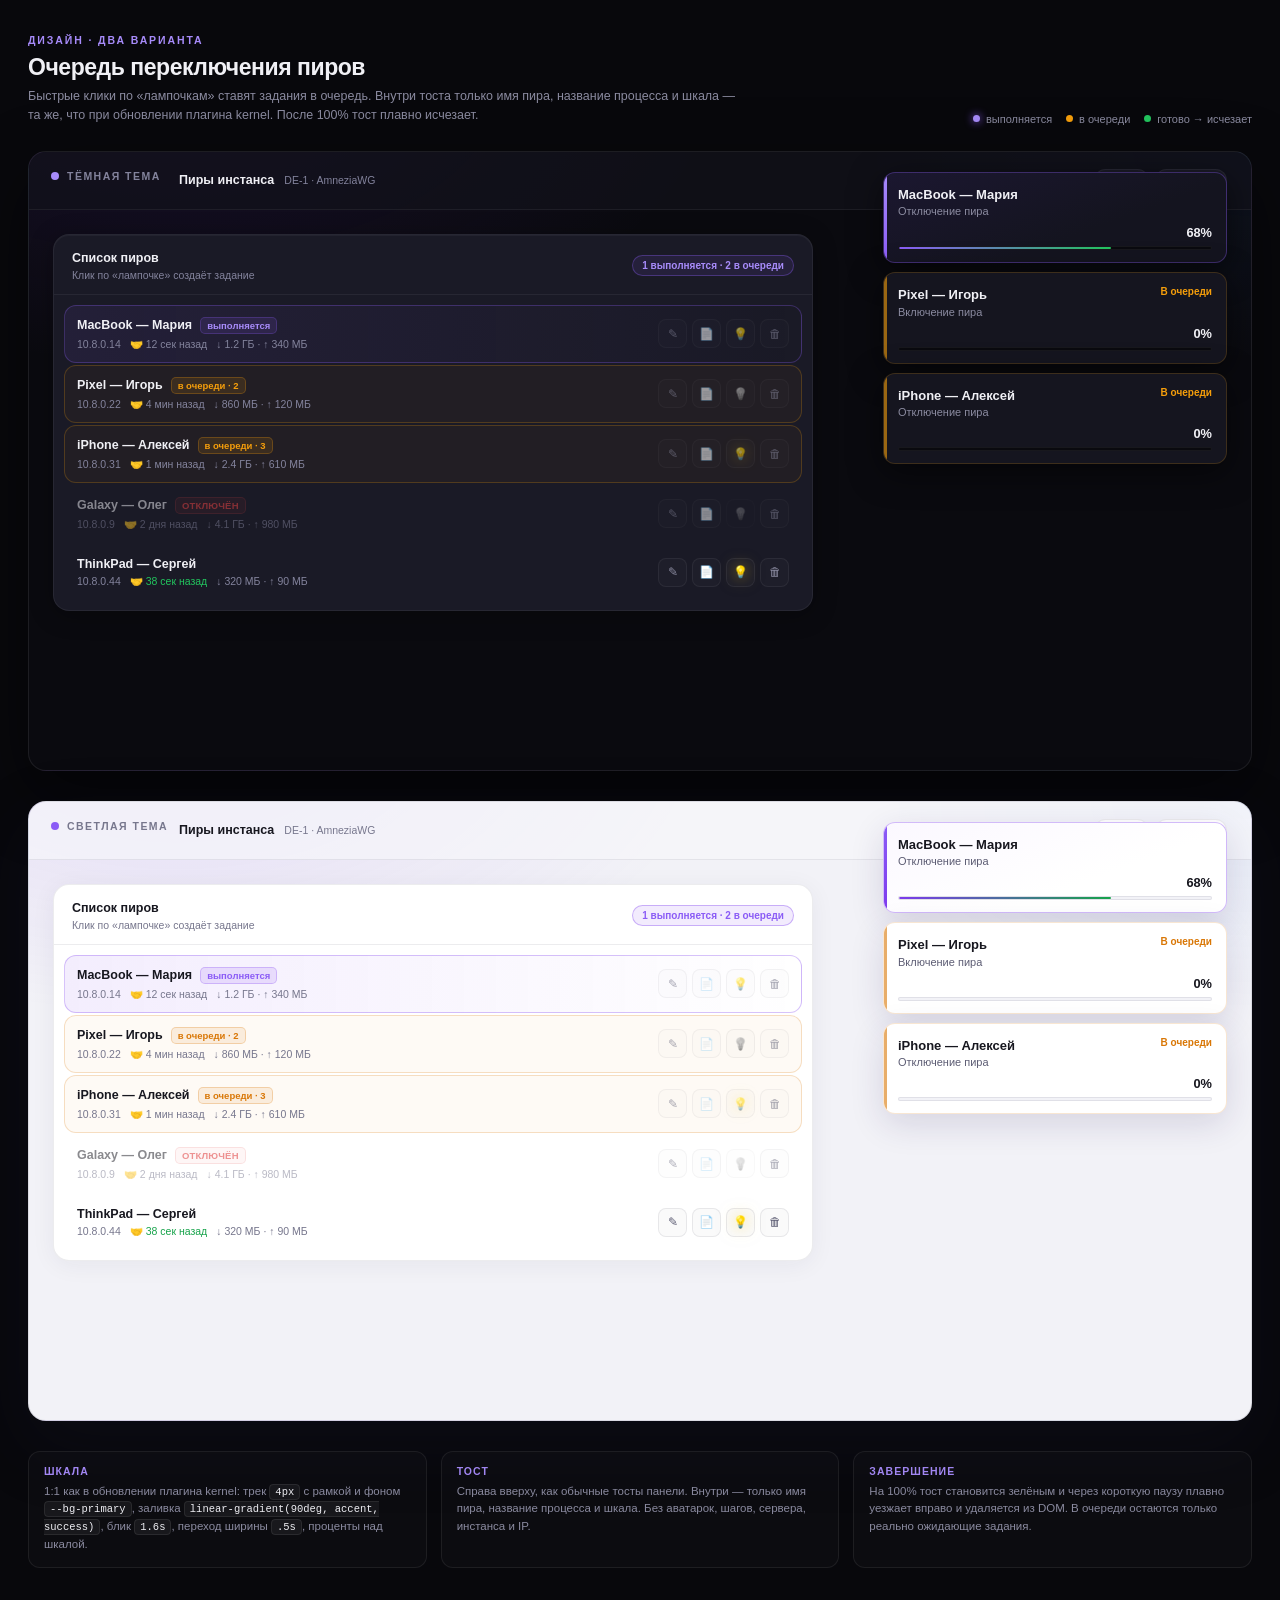
<file: design/peer-toggle-queue.html>
<!DOCTYPE html>
<html lang="ru">
<head>
<meta charset="UTF-8">
<meta name="viewport" content="width=device-width, initial-scale=1.0">
<title>Дизайн · Очередь переключения пиров</title>
<style>
.theme-dark{
  --bg-primary:#0a0a0f; --bg-secondary:#12121a; --bg-card:#1a1a26;
  --bg-card-hover:#22223a; --border-color:rgba(255,255,255,.06);
  --border-hover:rgba(255,255,255,.12);
  --text-primary:#f0f0f5; --text-secondary:#8b8ba0; --text-muted:#83839c;
  --accent:#8b5cf6; --accent-light:#a78bfa;
  --success:#22c55e; --danger:#ef4444; --warning:#f59e0b;
  --danger-bg:rgba(239,68,68,.12); --danger-border:rgba(239,68,68,.25);
  --warning-bg:rgba(245,158,11,.12);
  --radius-sm:8px; --radius-md:12px; --radius-lg:16px;
  --shadow-card:0 4px 24px rgba(0,0,0,.3), inset 0 1px 0 rgba(255,255,255,.04);
  --toast-bg:#15151f; --toast-running-bg:linear-gradient(160deg,#1b1730,#14141f 62%);
  --toast-shadow:0 8px 32px rgba(0,0,0,.5);
}
.theme-light{
  --bg-primary:#f2f2f7; --bg-secondary:#f7f7fb; --bg-card:#ffffff;
  --bg-card-hover:#f4f2fb; --border-color:rgba(22,22,40,.08);
  --border-hover:rgba(22,22,40,.16);
  --text-primary:#17171f; --text-secondary:#5c5c73; --text-muted:#77778d;
  --accent:#7c3aed; --accent-light:#8b5cf6;
  --success:#16a34a; --danger:#dc2626; --warning:#d97706;
  --danger-bg:rgba(220,38,38,.08); --danger-border:rgba(220,38,38,.22);
  --warning-bg:rgba(217,119,6,.1);
  --radius-sm:8px; --radius-md:12px; --radius-lg:16px;
  --shadow-card:0 4px 24px rgba(30,30,60,.06), inset 0 1px 0 rgba(255,255,255,.8);
  --toast-bg:#ffffff; --toast-running-bg:linear-gradient(160deg,#fbf8ff,#ffffff 62%);
  --toast-shadow:0 10px 34px rgba(40,30,90,.14);
}
*{box-sizing:border-box;margin:0;padding:0}
html,body{background:#08080c;font-family:'Inter',-apple-system,BlinkMacSystemFont,'Segoe UI',sans-serif}
body{padding:34px 28px 70px;color:#f0f0f5}
.board-head{max-width:1420px;margin:0 auto 26px;display:flex;align-items:flex-end;justify-content:space-between;gap:24px}
.kicker{font-size:10.5px;letter-spacing:.18em;text-transform:uppercase;color:#a78bfa;font-weight:700;margin-bottom:8px}
.board-head h1{font-size:23px;letter-spacing:-.02em;font-weight:750}
.board-head p{font-size:12.5px;color:#8b8ba0;margin-top:6px;line-height:1.5;max-width:720px}
.board-legend{display:flex;gap:14px;flex-wrap:wrap;justify-content:flex-end;font-size:11px;color:#8b8ba0}
.board-legend span{display:inline-flex;align-items:center;gap:6px}
.dot{width:7px;height:7px;border-radius:50%}
.dot-run{background:#a78bfa;box-shadow:0 0 8px #8b5cf6}
.dot-q{background:#f59e0b}
.dot-done{background:#22c55e}
.screen{
  position:relative;max-width:1420px;margin:0 auto 30px;min-height:620px;overflow:hidden;
  border-radius:18px;border:1px solid rgba(255,255,255,.08);
  background:
    radial-gradient(900px 460px at 12% -10%, rgba(124,58,237,.12), transparent 60%),
    radial-gradient(700px 380px at 100% 0%, rgba(59,130,246,.07), transparent 55%),
    var(--bg-primary);
  color:var(--text-primary);box-shadow:0 24px 70px rgba(0,0,0,.45);font-size:14px;
}
.screen.theme-light{border-color:rgba(20,20,50,.1);box-shadow:0 24px 70px rgba(30,30,60,.18)}
.screen-label{
  position:absolute;left:22px;top:18px;z-index:5;display:flex;align-items:center;gap:8px;
  font-size:10.5px;letter-spacing:.14em;text-transform:uppercase;font-weight:700;color:var(--text-muted);
}
.screen-label i{width:8px;height:8px;border-radius:50%;background:var(--accent-light);display:inline-block}
.mock-nav{
  height:58px;border-bottom:1px solid var(--border-color);display:flex;align-items:center;
  justify-content:space-between;padding:0 24px 0 150px;background:color-mix(in srgb,var(--bg-secondary) 70%,transparent);
}
.mock-nav .title{font-size:12.5px;font-weight:650;display:flex;align-items:center;gap:10px}
.mock-nav .sub{font-size:10.5px;color:var(--text-muted);font-weight:450}
.mock-nav .nav-actions{display:flex;gap:6px}
.nav-pill{font-size:10px;color:var(--text-secondary);border:1px solid var(--border-color);background:var(--bg-card);padding:5px 9px;border-radius:999px}
.mock-body{padding:24px;display:grid;grid-template-columns:minmax(0,720px) minmax(0,420px);gap:22px;align-items:start}
.panel{background:var(--bg-card);border:1px solid var(--border-color);border-radius:var(--radius-lg);box-shadow:var(--shadow-card);overflow:hidden}
.panel-head{padding:16px 18px 13px;border-bottom:1px solid var(--border-color);display:flex;align-items:center;justify-content:space-between;gap:12px}
.panel-title{font-size:12.5px;font-weight:650}
.panel-sub{font-size:10.5px;color:var(--text-muted);margin-top:4px;font-weight:450}
.pill{font-size:10px;font-weight:650;padding:4px 9px;border-radius:999px;border:1px solid var(--border-hover);color:var(--text-secondary);background:color-mix(in srgb,var(--text-primary) 3%,transparent);white-space:nowrap}
.pill-accent{color:var(--accent-light);border-color:color-mix(in srgb,var(--accent) 35%,transparent);background:color-mix(in srgb,var(--accent) 10%,transparent)}
.panel-body{padding:10px}
.client-item{display:flex;align-items:center;justify-content:space-between;gap:12px;padding:11px 12px;border-radius:var(--radius-md);border:1px solid transparent;transition:background .18s,border-color .18s,opacity .18s}
.client-item + .client-item{margin-top:2px}
.client-item:hover{background:var(--bg-card-hover)}
.client-item.off{opacity:.5}
.client-item.running{border-color:color-mix(in srgb,var(--accent) 30%,transparent);background:linear-gradient(90deg,color-mix(in srgb,var(--accent) 9%,transparent),transparent)}
.client-item.queued{border-color:color-mix(in srgb,var(--warning) 22%,transparent);background:color-mix(in srgb,var(--warning) 4%,transparent)}
.client-name{font-size:12.5px;font-weight:600;display:flex;align-items:center;gap:8px;flex-wrap:wrap}
.client-meta{display:flex;align-items:center;gap:9px;margin-top:4px;font-size:10.5px;color:var(--text-muted);flex-wrap:wrap}
.meta-ok{color:var(--success)}
.badge{font-size:9.5px;font-weight:700;padding:2px 6px;border-radius:5px}
.badge-stop{color:var(--danger);background:var(--danger-bg);border:1px solid var(--danger-border);text-transform:uppercase;letter-spacing:.02em}
.badge-q{color:var(--warning);background:var(--warning-bg);border:1px solid color-mix(in srgb,var(--warning) 25%,transparent);font-weight:600}
.badge-run{color:var(--accent-light);background:color-mix(in srgb,var(--accent) 12%,transparent);border:1px solid color-mix(in srgb,var(--accent) 25%,transparent);font-weight:600}
.actions{display:flex;align-items:center;gap:5px;flex:none}
.icon-btn{width:29px;height:29px;border-radius:var(--radius-sm);border:1px solid var(--border-color);background:color-mix(in srgb,var(--text-primary) 2%,transparent);color:var(--text-secondary);cursor:pointer;display:grid;place-items:center;font-size:12px;line-height:1}
.icon-btn:hover{background:var(--bg-card-hover);border-color:var(--border-hover);color:var(--text-primary)}
.icon-btn:disabled{opacity:.55;cursor:default}
.icon-btn.danger:hover{color:var(--danger);border-color:var(--danger-border);background:var(--danger-bg)}
.bulb.on{filter:drop-shadow(0 0 7px rgba(250,204,21,.5))}
.bulb.off{filter:grayscale(1) brightness(.75);opacity:.62}
/* ============================================================
   ТОСТ. Только имя пира, название процесса и шкала.
   Шкала 1:1 из .awg-progress (обновление плагина kernel):
   4px, рамка, фон --bg-primary, градиент accent -> success,
   блик 1.6s, проценты над шкалой.
   ============================================================ */
.toast-stack{position:absolute;top:20px;right:24px;width:344px;z-index:20;display:flex;flex-direction:column;gap:9px}
.toast{
  position:relative;overflow:hidden;padding:13px 14px 12px;border-radius:var(--radius-md);
  border:1px solid var(--border-color);background:var(--toast-bg);
  box-shadow:var(--toast-shadow);animation:toast-in .3s cubic-bezier(.2,.8,.2,1) both;
}
.toast.running{border-color:color-mix(in srgb,var(--accent) 34%,transparent);background:var(--toast-running-bg)}
.toast.queued{border-color:color-mix(in srgb,var(--warning) 18%,transparent);opacity:.86}
.toast.done{border-color:color-mix(in srgb,var(--success) 28%,transparent);opacity:.95;animation:toast-in .3s ease-out both,toast-out .6s ease-in 2.8s forwards}
@keyframes toast-in{from{transform:translateX(105%);opacity:0}to{transform:translateX(0);opacity:1}}
@keyframes toast-out{to{transform:translateX(105%);opacity:0}}
.toast-rail{position:absolute;left:0;top:0;bottom:0;width:3px;background:var(--border-hover)}
.toast.running .toast-rail{background:linear-gradient(180deg,var(--accent-light),var(--accent))}
.toast.queued .toast-rail{background:color-mix(in srgb,var(--warning) 60%,transparent)}
.toast.done .toast-rail{background:var(--success)}
.toast-peer{font-size:13px;font-weight:650;line-height:1.35;color:var(--text-primary);padding-right:52px}
.toast-process{font-size:11px;color:var(--text-secondary);margin-top:2px}
.toast-state{position:absolute;top:13px;right:14px;font-size:10px;font-weight:650;color:var(--text-muted)}
.toast.running .toast-state{color:var(--accent-light)}
.toast.queued .toast-state{color:var(--warning)}
.toast.done .toast-state{color:var(--success)}

/* Точная копия шкалы плагина kernel */
.awg-progress{margin-top:8px}
.awg-progress-head{display:flex;justify-content:space-between;align-items:baseline;font-size:.8rem;color:var(--text-muted);margin-bottom:6px}
.awg-progress-percent{font-weight:700;color:var(--text-primary);font-variant-numeric:tabular-nums}
.awg-progress-track{height:4px;border-radius:999px;background:var(--bg-primary);border:1px solid var(--border-color);overflow:hidden}
.awg-progress-fill{height:100%;width:0;border-radius:999px;background:linear-gradient(90deg,var(--accent),var(--success));transition:width .5s ease;position:relative;overflow:hidden}
.awg-progress-fill::after{content:'';position:absolute;inset:0;background:linear-gradient(90deg,transparent,rgba(255,255,255,.35),transparent);transform:translateX(-100%);animation:awgProgressShimmer 1.6s infinite}
@keyframes awgProgressShimmer{0%{transform:translateX(-100%)}100%{transform:translateX(100%)}}
@media (prefers-reduced-motion:reduce){.awg-progress-fill{transition:none}.awg-progress-fill::after{animation:none}.toast{animation:none}}

.user-panel{max-width:100%}
.user-panel .client-item{padding:10px 11px}
.board-note{max-width:1420px;margin:0 auto;display:grid;grid-template-columns:repeat(3,1fr);gap:14px}
.note-card{background:rgba(255,255,255,.02);border:1px solid rgba(255,255,255,.07);border-radius:12px;padding:13px 15px}
.note-card h3{font-size:10.5px;letter-spacing:.1em;text-transform:uppercase;color:#a78bfa;margin-bottom:6px;font-weight:700}
.note-card p{font-size:11.5px;line-height:1.55;color:#8b8ba0}
.note-card code{font-size:10.5px;background:rgba(255,255,255,.05);border:1px solid rgba(255,255,255,.08);padding:1px 5px;border-radius:4px;color:#f0f0f5}

@media(max-width:1180px){
  body{padding:22px 14px 50px}
  .mock-body{grid-template-columns:1fr}
  .toast-stack{right:16px;width:min(344px,calc(100% - 32px))}
  .board-note{grid-template-columns:1fr}
  .board-head{flex-direction:column;align-items:flex-start}
  .board-legend{justify-content:flex-start}
}
</style>
</head>
<body>
<div class="board-head">
  <div>
    <div class="kicker">Дизайн · два варианта</div>
    <h1>Очередь переключения пиров</h1>
    <p>Быстрые клики по «лампочкам» ставят задания в очередь. Внутри тоста только имя пира, название процесса и шкала — та же, что при обновлении плагина kernel. После 100% тост плавно исчезает.</p>
  </div>
  <div class="board-legend">
    <span><i class="dot dot-run"></i> выполняется</span>
    <span><i class="dot dot-q"></i> в очереди</span>
    <span><i class="dot dot-done"></i> готово → исчезает</span>
  </div>
</div>

<!-- ===================== DARK ===================== -->
<section class="screen theme-dark">
  <div class="screen-label"><i></i> Тёмная тема</div>

  <div class="mock-nav">
    <div class="title">Пиры инстанса <span class="sub">DE-1 · AmneziaWG</span></div>
    <div class="nav-actions"><span class="nav-pill">5 пиров</span><span class="nav-pill">Очередь: 3</span></div>
  </div>

  <div class="mock-body" style="grid-template-columns:minmax(0,760px) minmax(360px,1fr)">
    <div class="panel">
      <div class="panel-head">
        <div>
          <div class="panel-title">Список пиров</div>
          <div class="panel-sub">Клик по «лампочке» создаёт задание</div>
        </div>
        <span class="pill pill-accent">1 выполняется · 2 в очереди</span>
      </div>
      <div class="panel-body">

        <div class="client-item running">
          <div>
            <div class="client-name">MacBook — Мария <span class="badge badge-run">выполняется</span></div>
            <div class="client-meta"><span>10.8.0.14</span><span>🤝 12 сек назад</span><span>↓ 1.2 ГБ · ↑ 340 МБ</span></div>
          </div>
          <div class="actions">
            <button class="icon-btn" disabled>✎</button>
            <button class="icon-btn" disabled>📄</button>
            <button class="icon-btn" disabled>💡</button>
            <button class="icon-btn danger" disabled>🗑</button>
          </div>
        </div>

        <div class="client-item queued">
          <div>
            <div class="client-name">Pixel — Игорь <span class="badge badge-q">в очереди · 2</span></div>
            <div class="client-meta"><span>10.8.0.22</span><span>🤝 4 мин назад</span><span>↓ 860 МБ · ↑ 120 МБ</span></div>
          </div>
          <div class="actions">
            <button class="icon-btn" disabled>✎</button>
            <button class="icon-btn" disabled>📄</button>
            <button class="icon-btn bulb off" disabled>💡</button>
            <button class="icon-btn danger" disabled>🗑</button>
          </div>
        </div>

        <div class="client-item queued">
          <div>
            <div class="client-name">iPhone — Алексей <span class="badge badge-q">в очереди · 3</span></div>
            <div class="client-meta"><span>10.8.0.31</span><span>🤝 1 мин назад</span><span>↓ 2.4 ГБ · ↑ 610 МБ</span></div>
          </div>
          <div class="actions">
            <button class="icon-btn" disabled>✎</button>
            <button class="icon-btn" disabled>📄</button>
            <button class="icon-btn bulb on" disabled>💡</button>
            <button class="icon-btn danger" disabled>🗑</button>
          </div>
        </div>

        <div class="client-item off">
          <div>
            <div class="client-name">Galaxy — Олег <span class="badge badge-stop">отключён</span></div>
            <div class="client-meta"><span>10.8.0.9</span><span>🤝 2 дня назад</span><span>↓ 4.1 ГБ · ↑ 980 МБ</span></div>
          </div>
          <div class="actions">
            <button class="icon-btn">✎</button>
            <button class="icon-btn">📄</button>
            <button class="icon-btn bulb off">💡</button>
            <button class="icon-btn danger">🗑</button>
          </div>
        </div>

        <div class="client-item">
          <div>
            <div class="client-name">ThinkPad — Сергей</div>
            <div class="client-meta"><span>10.8.0.44</span><span class="meta-ok">🤝 38 сек назад</span><span>↓ 320 МБ · ↑ 90 МБ</span></div>
          </div>
          <div class="actions">
            <button class="icon-btn">✎</button>
            <button class="icon-btn">📄</button>
            <button class="icon-btn bulb on">💡</button>
            <button class="icon-btn danger">🗑</button>
          </div>
        </div>

      </div>
    </div>
    <div></div>
  </div>

  <div class="toast-stack">
    <div class="toast running">
      <span class="toast-rail"></span>
      <div class="toast-peer">MacBook — Мария</div>
      <div class="toast-process">Отключение пира</div>
      <div class="awg-progress">
        <div class="awg-progress-head"><span></span><span class="awg-progress-percent">68%</span></div>
        <div class="awg-progress-track"><div class="awg-progress-fill" style="width:68%"></div></div>
      </div>
    </div>

    <div class="toast queued">
      <span class="toast-rail"></span>
      <div class="toast-state">В очереди</div>
      <div class="toast-peer">Pixel — Игорь</div>
      <div class="toast-process">Включение пира</div>
      <div class="awg-progress">
        <div class="awg-progress-head"><span></span><span class="awg-progress-percent">0%</span></div>
        <div class="awg-progress-track"><div class="awg-progress-fill" style="width:0%"></div></div>
      </div>
    </div>

    <div class="toast queued">
      <span class="toast-rail"></span>
      <div class="toast-state">В очереди</div>
      <div class="toast-peer">iPhone — Алексей</div>
      <div class="toast-process">Отключение пира</div>
      <div class="awg-progress">
        <div class="awg-progress-head"><span></span><span class="awg-progress-percent">0%</span></div>
        <div class="awg-progress-track"><div class="awg-progress-fill" style="width:0%"></div></div>
      </div>
    </div>

    <div class="toast done">
      <span class="toast-rail"></span>
      <div class="toast-state">Готово</div>
      <div class="toast-peer">Galaxy — Олег</div>
      <div class="toast-process">Отключение пира</div>
      <div class="awg-progress">
        <div class="awg-progress-head"><span></span><span class="awg-progress-percent">100%</span></div>
        <div class="awg-progress-track"><div class="awg-progress-fill" style="width:100%"></div></div>
      </div>
    </div>
  </div>
</section>

<!-- ===================== LIGHT ===================== -->
<section class="screen theme-light">
  <div class="screen-label"><i></i> Светлая тема</div>

  <div class="mock-nav">
    <div class="title">Пиры инстанса <span class="sub">DE-1 · AmneziaWG</span></div>
    <div class="nav-actions"><span class="nav-pill">5 пиров</span><span class="nav-pill">Очередь: 3</span></div>
  </div>

  <div class="mock-body" style="grid-template-columns:minmax(0,760px) minmax(360px,1fr)">
    <div class="panel">
      <div class="panel-head">
        <div>
          <div class="panel-title">Список пиров</div>
          <div class="panel-sub">Клик по «лампочке» создаёт задание</div>
        </div>
        <span class="pill pill-accent">1 выполняется · 2 в очереди</span>
      </div>
      <div class="panel-body">

        <div class="client-item running">
          <div>
            <div class="client-name">MacBook — Мария <span class="badge badge-run">выполняется</span></div>
            <div class="client-meta"><span>10.8.0.14</span><span>🤝 12 сек назад</span><span>↓ 1.2 ГБ · ↑ 340 МБ</span></div>
          </div>
          <div class="actions">
            <button class="icon-btn" disabled>✎</button>
            <button class="icon-btn" disabled>📄</button>
            <button class="icon-btn" disabled>💡</button>
            <button class="icon-btn danger" disabled>🗑</button>
          </div>
        </div>

        <div class="client-item queued">
          <div>
            <div class="client-name">Pixel — Игорь <span class="badge badge-q">в очереди · 2</span></div>
            <div class="client-meta"><span>10.8.0.22</span><span>🤝 4 мин назад</span><span>↓ 860 МБ · ↑ 120 МБ</span></div>
          </div>
          <div class="actions">
            <button class="icon-btn" disabled>✎</button>
            <button class="icon-btn" disabled>📄</button>
            <button class="icon-btn bulb off" disabled>💡</button>
            <button class="icon-btn danger" disabled>🗑</button>
          </div>
        </div>

        <div class="client-item queued">
          <div>
            <div class="client-name">iPhone — Алексей <span class="badge badge-q">в очереди · 3</span></div>
            <div class="client-meta"><span>10.8.0.31</span><span>🤝 1 мин назад</span><span>↓ 2.4 ГБ · ↑ 610 МБ</span></div>
          </div>
          <div class="actions">
            <button class="icon-btn" disabled>✎</button>
            <button class="icon-btn" disabled>📄</button>
            <button class="icon-btn bulb on" disabled>💡</button>
            <button class="icon-btn danger" disabled>🗑</button>
          </div>
        </div>

        <div class="client-item off">
          <div>
            <div class="client-name">Galaxy — Олег <span class="badge badge-stop">отключён</span></div>
            <div class="client-meta"><span>10.8.0.9</span><span>🤝 2 дня назад</span><span>↓ 4.1 ГБ · ↑ 980 МБ</span></div>
          </div>
          <div class="actions">
            <button class="icon-btn">✎</button>
            <button class="icon-btn">📄</button>
            <button class="icon-btn bulb off">💡</button>
            <button class="icon-btn danger">🗑</button>
          </div>
        </div>

        <div class="client-item">
          <div>
            <div class="client-name">ThinkPad — Сергей</div>
            <div class="client-meta"><span>10.8.0.44</span><span class="meta-ok">🤝 38 сек назад</span><span>↓ 320 МБ · ↑ 90 МБ</span></div>
          </div>
          <div class="actions">
            <button class="icon-btn">✎</button>
            <button class="icon-btn">📄</button>
            <button class="icon-btn bulb on">💡</button>
            <button class="icon-btn danger">🗑</button>
          </div>
        </div>

      </div>
    </div>
    <div></div>
  </div>

  <div class="toast-stack">
    <div class="toast running">
      <span class="toast-rail"></span>
      <div class="toast-peer">MacBook — Мария</div>
      <div class="toast-process">Отключение пира</div>
      <div class="awg-progress">
        <div class="awg-progress-head"><span></span><span class="awg-progress-percent">68%</span></div>
        <div class="awg-progress-track"><div class="awg-progress-fill" style="width:68%"></div></div>
      </div>
    </div>

    <div class="toast queued">
      <span class="toast-rail"></span>
      <div class="toast-state">В очереди</div>
      <div class="toast-peer">Pixel — Игорь</div>
      <div class="toast-process">Включение пира</div>
      <div class="awg-progress">
        <div class="awg-progress-head"><span></span><span class="awg-progress-percent">0%</span></div>
        <div class="awg-progress-track"><div class="awg-progress-fill" style="width:0%"></div></div>
      </div>
    </div>

    <div class="toast queued">
      <span class="toast-rail"></span>
      <div class="toast-state">В очереди</div>
      <div class="toast-peer">iPhone — Алексей</div>
      <div class="toast-process">Отключение пира</div>
      <div class="awg-progress">
        <div class="awg-progress-head"><span></span><span class="awg-progress-percent">0%</span></div>
        <div class="awg-progress-track"><div class="awg-progress-fill" style="width:0%"></div></div>
      </div>
    </div>

    <div class="toast done">
      <span class="toast-rail"></span>
      <div class="toast-state">Готово</div>
      <div class="toast-peer">Galaxy — Олег</div>
      <div class="toast-process">Отключение пира</div>
      <div class="awg-progress">
        <div class="awg-progress-head"><span></span><span class="awg-progress-percent">100%</span></div>
        <div class="awg-progress-track"><div class="awg-progress-fill" style="width:100%"></div></div>
      </div>
    </div>
  </div>
</section>

<div class="board-note">
  <div class="note-card">
    <h3>Шкала</h3>
    <p>1:1 как в обновлении плагина kernel: трек <code>4px</code> с рамкой и фоном <code>--bg-primary</code>, заливка <code>linear-gradient(90deg, accent, success)</code>, блик <code>1.6s</code>, переход ширины <code>.5s</code>, проценты над шкалой.</p>
  </div>
  <div class="note-card">
    <h3>Тост</h3>
    <p>Справа вверху, как обычные тосты панели. Внутри — только имя пира, название процесса и шкала. Без аватарок, шагов, сервера, инстанса и IP.</p>
  </div>
  <div class="note-card">
    <h3>Завершение</h3>
    <p>На 100% тост становится зелёным и через короткую паузу плавно уезжает вправо и удаляется из DOM. В очереди остаются только реально ожидающие задания.</p>
  </div>
</div>
</body>
</html>
</file>
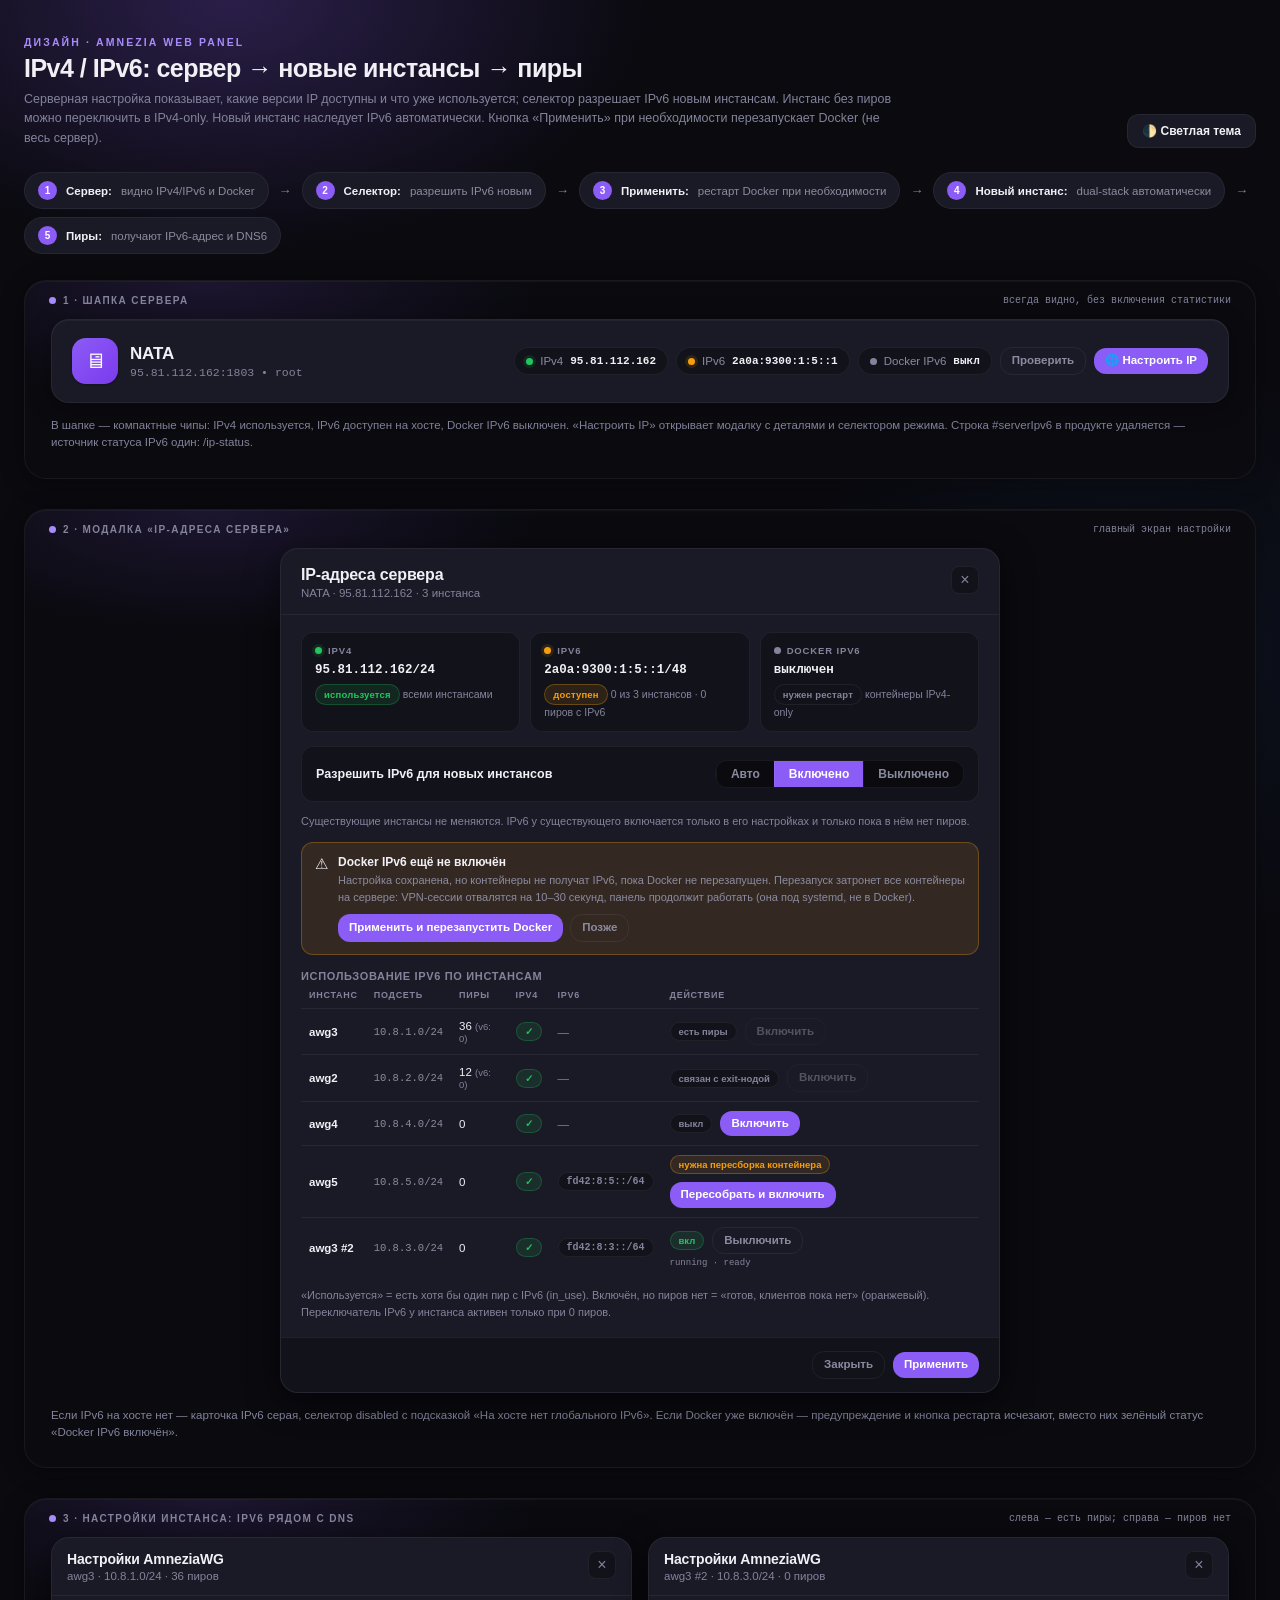
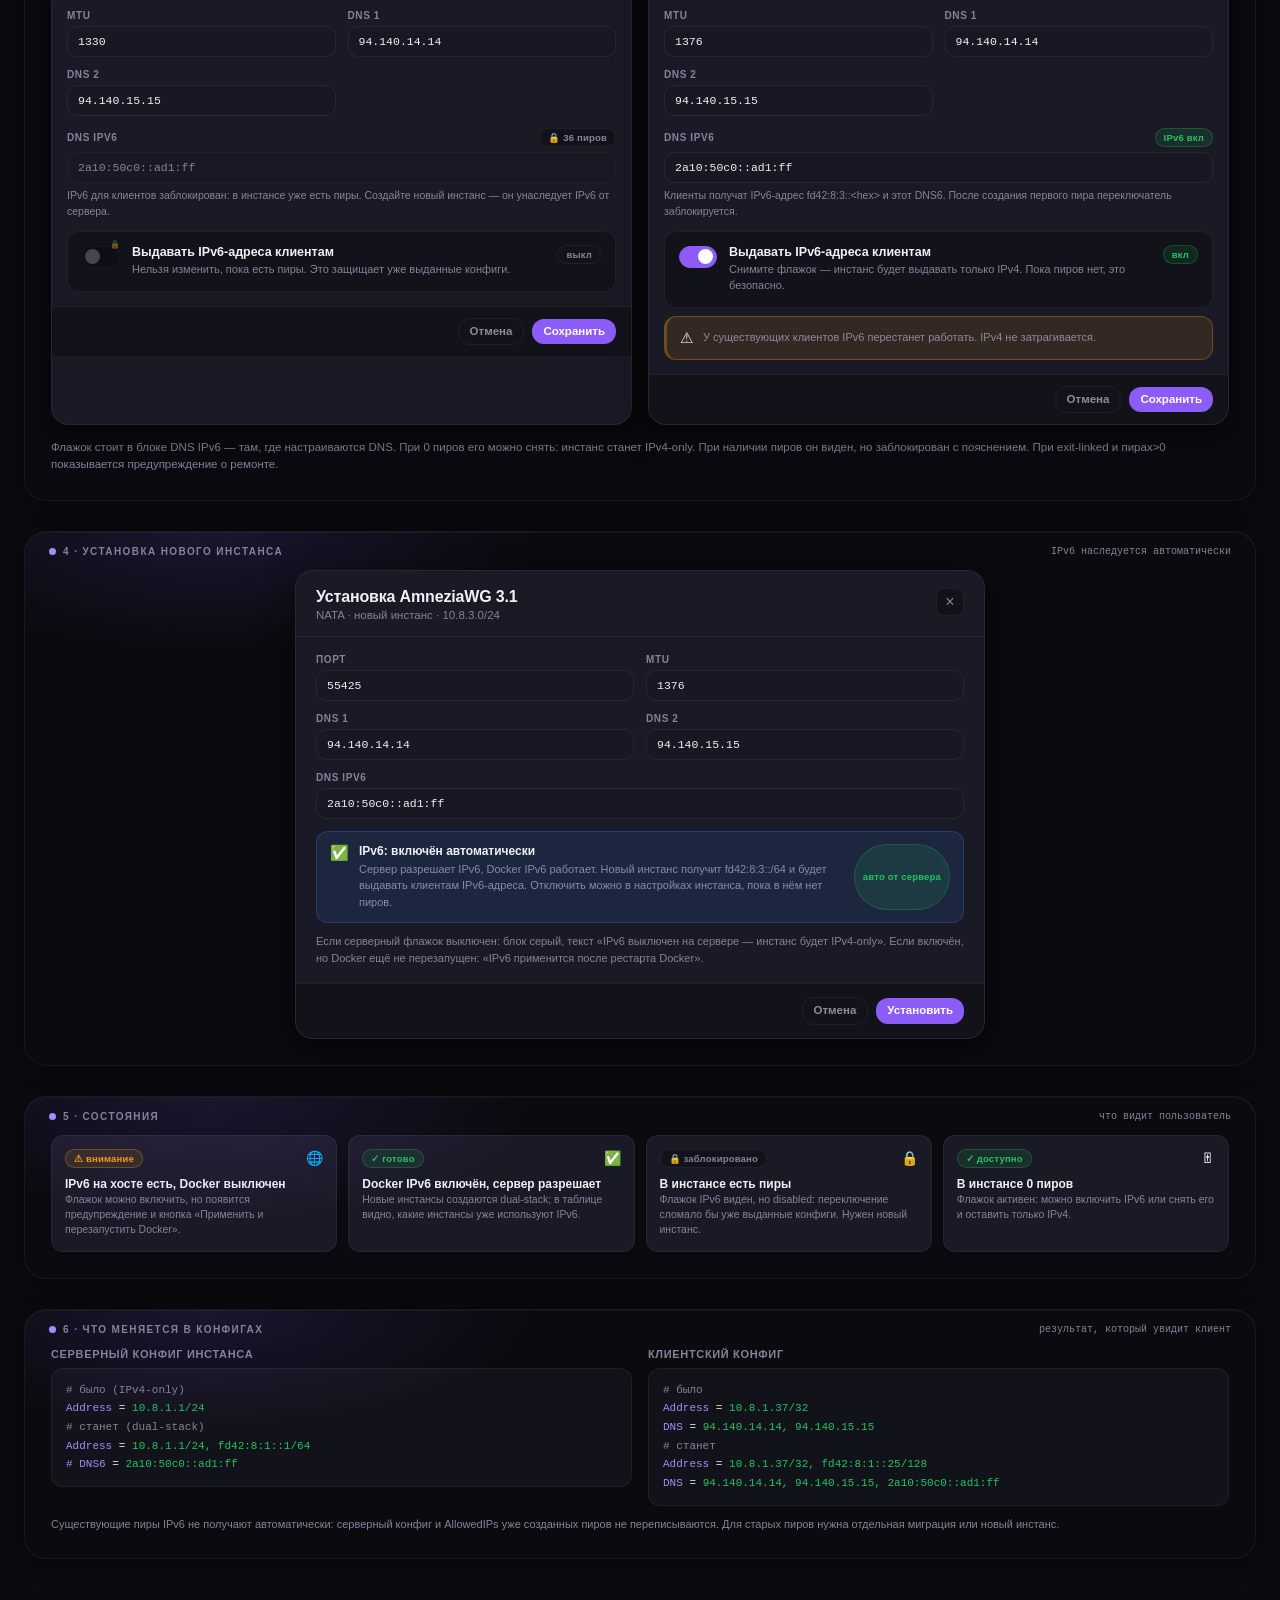
<file: design/server-ipv6.html>
<!DOCTYPE html>
<html lang="ru" data-theme="dark">
<head>
<meta charset="UTF-8">
<meta name="viewport" content="width=device-width, initial-scale=1.0">
<title>Дизайн · IPv4/IPv6 на сервере и в инстансах</title>
<style>
:root{
  --bg-primary:#0a0a0f; --bg-secondary:#12121a; --bg-card:#1a1a26; --bg-card-hover:#22223a;
  --bg-input:#16162240; --bg-modal:rgba(10,10,15,.92);
  --border-color:rgba(255,255,255,.06); --border-hover:rgba(255,255,255,.12); --border-focus:rgba(138,92,246,.5);
  --text-primary:#f0f0f5; --text-secondary:#8b8ba0; --text-muted:#83839c; --text-accent:#a78bfa;
  --accent:#8b5cf6; --accent-light:#a78bfa; --accent-dark:#7c3aed; --accent-glow:rgba(139,92,246,.25);
  --success:#22c55e; --success-bg:rgba(34,197,94,.12); --success-border:rgba(34,197,94,.25);
  --danger:#ef4444; --danger-bg:rgba(239,68,68,.12); --danger-border:rgba(239,68,68,.25);
  --warning:#f59e0b; --warning-bg:rgba(245,158,11,.12); --warning-border:rgba(245,158,11,.3);
  --info:#3b82f6; --info-bg:rgba(59,130,246,.12); --info-border:rgba(59,130,246,.25);
  --radius-sm:8px; --radius-md:12px; --radius-lg:16px; --radius-xl:20px; --radius-full:9999px;
  --shadow-sm:0 1px 2px rgba(0,0,0,.3); --shadow-md:0 4px 16px rgba(0,0,0,.4);
  --shadow-lg:0 8px 32px rgba(0,0,0,.5); --shadow-card:0 4px 24px rgba(0,0,0,.3), inset 0 1px 0 rgba(255,255,255,.04);
  --font:'Inter',-apple-system,BlinkMacSystemFont,'Segoe UI',sans-serif;
  --mono:'SF Mono','Fira Code',Consolas,monospace;
}
[data-theme="light"]{
  --bg-primary:#f5f5f9; --bg-secondary:#eeeef3; --bg-card:#ffffff; --bg-card-hover:#f8f8fc;
  --bg-input:rgba(0,0,0,.03); --bg-modal:rgba(255,255,255,.92);
  --border-color:rgba(0,0,0,.08); --border-hover:rgba(0,0,0,.15); --border-focus:rgba(138,92,246,.4);
  --text-primary:#1a1a2e; --text-secondary:#5a5a78; --text-muted:#6b6b83; --text-accent:#7c3aed;
  --accent:#7c3aed; --accent-light:#8b5cf6; --accent-dark:#6d28d9; --accent-glow:rgba(124,58,237,.15);
  --success:#16a34a; --success-bg:rgba(22,163,74,.08); --success-border:rgba(22,163,74,.2);
  --danger:#dc2626; --danger-bg:rgba(220,38,38,.06); --danger-border:rgba(220,38,38,.15);
  --warning:#d97706; --warning-bg:rgba(217,119,6,.08); --warning-border:rgba(217,119,6,.22);
  --info:#2563eb; --info-bg:rgba(37,99,235,.06); --info-border:rgba(37,99,235,.18);
  --shadow-sm:0 1px 3px rgba(0,0,0,.06); --shadow-md:0 4px 12px rgba(0,0,0,.08);
  --shadow-lg:0 8px 24px rgba(0,0,0,.1); --shadow-card:0 2px 12px rgba(0,0,0,.06),0 0 0 1px rgba(0,0,0,.03);
}
*{box-sizing:border-box;margin:0;padding:0}
body{background:var(--bg-primary);color:var(--text-primary);font-family:var(--font);font-size:14px;padding:36px 24px 70px;
  background-image:radial-gradient(ellipse 700px 420px at 18% 0%,var(--accent-glow),transparent 60%),
                   radial-gradient(ellipse 600px 500px at 88% 20%,rgba(59,130,246,.08),transparent 60%);}
.board{max-width:1480px;margin:0 auto}
.board-head{display:flex;align-items:flex-end;justify-content:space-between;gap:20px;margin-bottom:24px}
.eyebrow{font-size:10.5px;letter-spacing:.2em;text-transform:uppercase;font-weight:800;color:var(--text-accent)}
h1{font-size:25px;font-weight:750;letter-spacing:-.02em;margin-top:6px}
.board-head p{font-size:12.5px;color:var(--text-muted);max-width:880px;line-height:1.55;margin-top:7px}
.theme-btn{border:1px solid var(--border-color);background:var(--bg-card);color:var(--text-primary);border-radius:var(--radius-md);
  padding:9px 14px;font-family:inherit;font-size:12px;font-weight:600;cursor:pointer;white-space:nowrap}
.theme-btn:hover{border-color:var(--border-hover)}
.flow{display:flex;align-items:stretch;gap:8px;margin:0 0 26px;flex-wrap:wrap}
.flow-step{display:flex;align-items:center;gap:9px;background:var(--bg-card);border:1px solid var(--border-color);border-radius:var(--radius-full);
  padding:8px 13px;font-size:11.5px;color:var(--text-secondary)}
.flow-step b{color:var(--text-primary);font-weight:650}
.flow-step .num{width:19px;height:19px;border-radius:50%;display:grid;place-items:center;background:var(--accent);color:#fff;font-size:10px;font-weight:800;flex:none}
.flow-arrow{display:grid;place-items:center;color:var(--text-muted);font-size:13px;padding:0 2px}
.screen{position:relative;background:var(--bg-primary);border:1px solid var(--border-color);border-radius:22px;
  padding:38px 26px 26px;margin-bottom:30px;box-shadow:var(--shadow-card);overflow:hidden}
.screen::before{content:'';position:absolute;inset:0;background:radial-gradient(ellipse 600px 220px at 15% 0%,var(--accent-glow),transparent 55%);opacity:.55;pointer-events:none}
.screen-label{position:absolute;left:24px;top:14px;font-size:10px;letter-spacing:.14em;text-transform:uppercase;font-weight:800;color:var(--text-muted);display:flex;align-items:center;gap:7px;z-index:2}
.screen-label i{width:7px;height:7px;border-radius:50%;background:var(--accent-light);display:inline-block}
.screen-note{position:absolute;right:24px;top:14px;font-size:10px;color:var(--text-muted);font-family:var(--mono);z-index:2}
.mock-page-head{position:relative;z-index:1;background:var(--bg-card);border:1px solid var(--border-color);border-radius:18px;padding:18px 20px;
  display:flex;align-items:center;justify-content:space-between;gap:16px;flex-wrap:wrap;box-shadow:var(--shadow-card)}
.brand{display:flex;align-items:center;gap:12px}
.brand-ico{width:46px;height:46px;border-radius:14px;display:grid;place-items:center;font-size:21px;background:linear-gradient(135deg,var(--accent),var(--accent-dark));color:#fff;box-shadow:var(--shadow-sm)}
.brand-name{font-size:17px;font-weight:700;letter-spacing:-.01em}
.brand-meta{font-size:11.5px;color:var(--text-muted);font-family:var(--mono);margin-top:2px}
.head-right{display:flex;align-items:center;gap:8px;flex-wrap:wrap;justify-content:flex-end}
.chip{display:inline-flex;align-items:center;gap:7px;background:var(--bg-secondary);border:1px solid var(--border-color);border-radius:var(--radius-full);
  padding:7px 11px;font-size:11.5px;color:var(--text-secondary);white-space:nowrap}
.chip b{color:var(--text-primary);font-weight:650;font-family:var(--mono);font-size:11px}
.dot{width:7px;height:7px;border-radius:50%;flex:none}
.dot.ok{background:var(--success);box-shadow:0 0 0 3px var(--success-bg)}
.dot.warn{background:var(--warning);box-shadow:0 0 0 3px var(--warning-bg)}
.dot.muted{background:var(--text-muted);box-shadow:0 0 0 3px var(--bg-secondary)}
.btn{display:inline-flex;align-items:center;gap:7px;border:none;border-radius:var(--radius-md);padding:9px 14px;font-family:inherit;
  font-size:12px;font-weight:650;line-height:1;cursor:pointer;transition:.16s;white-space:nowrap}
.btn.primary{background:var(--accent);color:#fff}
.btn.primary:hover{background:var(--accent-light)}
.btn.ghost{background:transparent;color:var(--text-secondary);border:1px solid var(--border-color)}
.btn.ghost:hover{color:var(--text-primary);border-color:var(--border-hover)}
.btn.sm{padding:7px 11px;font-size:11.5px}
.mock-caption{margin-top:14px;font-size:11.5px;color:var(--text-muted);line-height:1.5}
.mock-modal{position:relative;z-index:1;background:var(--bg-card);border:1px solid var(--border-color);border-radius:18px;box-shadow:var(--shadow-lg);
  overflow:hidden;max-width:720px;margin:0 auto}
.mock-modal.narrow{max-width:690px}
.mock-head{padding:17px 20px 15px;border-bottom:1px solid var(--border-color);display:flex;align-items:flex-start;justify-content:space-between;gap:14px}
.mock-title{font-size:16px;font-weight:700;letter-spacing:-.01em}
.mock-sub{font-size:11.5px;color:var(--text-muted);margin-top:3px}
.mock-close{width:28px;height:28px;border-radius:8px;border:1px solid var(--border-color);background:var(--bg-secondary);color:var(--text-muted);
  display:grid;place-items:center;font-size:16px;cursor:pointer;flex:none}
.mock-body{padding:17px 20px}
.mock-foot{padding:13px 20px;border-top:1px solid var(--border-color);display:flex;align-items:center;justify-content:flex-end;gap:8px;background:var(--bg-secondary)}
.ip-grid{display:grid;grid-template-columns:repeat(3,minmax(0,1fr));gap:10px;margin-bottom:14px}
.ip-card{background:var(--bg-secondary);border:1px solid var(--border-color);border-radius:var(--radius-md);padding:12px 13px;min-width:0}
.ip-card .lbl{font-size:9.5px;text-transform:uppercase;letter-spacing:.09em;font-weight:800;color:var(--text-muted);display:flex;align-items:center;gap:6px}
.ip-card .val{font-family:var(--mono);font-size:12.5px;font-weight:700;margin-top:6px;overflow-wrap:anywhere;line-height:1.35}
.ip-card .sub{font-size:10.5px;color:var(--text-muted);margin-top:5px;line-height:1.4}
.badge{display:inline-flex;align-items:center;gap:5px;border-radius:var(--radius-full);padding:3px 8px;font-size:9.5px;font-weight:750;letter-spacing:.02em;white-space:nowrap}
.badge.ok{background:var(--success-bg);color:var(--success);border:1px solid var(--success-border)}
.badge.warn{background:var(--warning-bg);color:var(--warning);border:1px solid var(--warning-border)}
.badge.muted{background:var(--bg-secondary);color:var(--text-muted);border:1px solid var(--border-color)}
.badge.violet{background:rgba(139,92,246,.12);color:var(--text-accent);border:1px solid rgba(139,92,246,.25)}
.toggle-row{display:flex;align-items:flex-start;gap:12px;padding:13px 14px;border:1px solid var(--border-color);border-radius:var(--radius-md);background:var(--bg-secondary);margin-bottom:12px}
.toggle-row .copy{flex:1;min-width:0}
.toggle-title{font-size:12.5px;font-weight:650}
.toggle-hint{font-size:11px;color:var(--text-muted);line-height:1.45;margin-top:3px}
.switch{position:relative;display:inline-flex;width:38px;height:22px;flex:none;margin-top:1px}
.switch input{opacity:0;width:0;height:0;position:absolute}
.switch .slider{position:absolute;inset:0;background:var(--bg-primary);border:1px solid var(--border-color);border-radius:999px;transition:.18s;cursor:pointer}
.switch .slider::before{content:'';position:absolute;width:15px;height:15px;left:2px;top:2.5px;border-radius:50%;background:var(--text-muted);transition:.18s}
.switch input:checked + .slider{background:var(--accent);border-color:var(--accent)}
.switch input:checked + .slider::before{transform:translateX(16px);background:#fff}
.switch input:disabled + .slider{opacity:.45;cursor:not-allowed}
.switch.locked .slider::after{content:'🔒';position:absolute;right:-1px;top:-7px;font-size:8px}
.seg-row{display:flex;align-items:center;gap:12px;padding:13px 14px;border:1px solid var(--border-color);border-radius:var(--radius-md);background:var(--bg-secondary);margin-bottom:12px}
.seg-label{font-size:12.5px;font-weight:650;flex:1}
.seg-group{display:inline-flex;border:1px solid var(--border-color);border-radius:var(--radius-md);overflow:hidden;background:var(--bg-primary)}
.seg-group input[type="radio"]{position:absolute;opacity:0;width:0;height:0}
.seg-group label.seg-btn{padding:6px 14px;font-size:12px;font-weight:600;color:var(--text-secondary);cursor:pointer;white-space:nowrap;transition:.16s;border-left:1px solid var(--border-color);user-select:none}
.seg-group label.seg-btn:first-child{border-left:none}
.seg-group input[type="radio"]:checked + label.seg-btn{background:var(--accent);color:#fff}
.seg-group label.seg-btn:hover:not(:has(+ input:checked)){background:var(--bg-card-hover)}
.seg-group label.seg-btn:focus-visible{outline:2px solid var(--border-focus);outline-offset:-2px;z-index:1}
.callout{display:flex;gap:10px;padding:12px 13px;border-radius:var(--radius-md);border:1px solid var(--border-color);background:var(--bg-secondary);margin:12px 0}
.callout.warn{background:var(--warning-bg);border-color:var(--warning-border)}
.callout.info{background:var(--info-bg);border-color:var(--info-border)}
.callout .ic{font-size:15px;line-height:1.2;flex:none}
.callout .t{font-size:12px;font-weight:700;margin-bottom:3px}
.callout .x{font-size:11px;color:var(--text-secondary);line-height:1.5}
.callout .acts{display:flex;gap:7px;margin-top:9px;flex-wrap:wrap}
.mock-table{width:100%;border-collapse:collapse;font-size:11.5px}
.mock-table th{text-align:left;font-size:9px;letter-spacing:.08em;text-transform:uppercase;color:var(--text-muted);
  font-weight:800;padding:0 8px 8px;border-bottom:1px solid var(--border-color)}
.mock-table td{padding:9px 8px;border-bottom:1px solid var(--border-color);vertical-align:middle}
.mock-table tr:last-child td{border-bottom:none}
.mock-table .name{font-weight:650}
.mock-table .mono{font-family:var(--mono);font-size:10.5px;color:var(--text-secondary)}
.mock-table .muted{color:var(--text-muted)}
.usage-table .badge{text-transform:none;letter-spacing:0;white-space:nowrap}
.usage-table .badge.ipv6-addr{font-family:var(--mono);font-size:10px;font-weight:650}
.usage-table .actions-cell{display:flex;align-items:center;gap:8px;flex-wrap:wrap}
.btn:disabled{opacity:.5;cursor:not-allowed}
.cfg-link{color:var(--accent);font-size:11px;font-weight:600;text-decoration:none}
.cfg-link:hover{text-decoration:underline}
.form-grid{display:grid;grid-template-columns:repeat(2,minmax(0,1fr));gap:12px}
.form-grid .full{grid-column:1/-1}
.field label{display:block;font-size:10px;letter-spacing:.06em;text-transform:uppercase;font-weight:800;color:var(--text-muted);margin-bottom:5px}
.input{width:100%;background:var(--bg-input);border:1px solid var(--border-color);border-radius:10px;padding:8px 10px;color:var(--text-primary);
  font-family:var(--mono);font-size:11.5px}
.input.disabled{opacity:.5}
.hint{font-size:10.5px;color:var(--text-muted);line-height:1.45;margin-top:5px}
.section-title{font-size:11px;letter-spacing:.06em;text-transform:uppercase;font-weight:800;color:var(--text-muted);margin:15px 0 8px;display:flex;align-items:center;gap:7px}
.section-title:first-child{margin-top:0}
.two-col{display:grid;grid-template-columns:repeat(2,minmax(0,1fr));gap:16px}
.mini-modal .mock-head{padding:13px 15px}
.mini-modal .mock-body{padding:14px 15px}
.mini-modal .mock-foot{padding:11px 15px}
.mini-modal .mock-title{font-size:14px}
.state-grid{display:grid;grid-template-columns:repeat(4,minmax(0,1fr));gap:11px}
.state-card{background:var(--bg-card);border:1px solid var(--border-color);border-radius:var(--radius-md);padding:13px;box-shadow:var(--shadow-sm)}
.state-card .top{display:flex;align-items:center;justify-content:space-between;gap:8px;margin-bottom:8px}
.state-card .t{font-size:12px;font-weight:700;line-height:1.35}
.state-card .x{font-size:10.5px;color:var(--text-muted);line-height:1.45}
.code{font-family:var(--mono);font-size:11px;line-height:1.7;background:var(--bg-secondary);border:1px solid var(--border-color);
  border-radius:var(--radius-md);padding:12px 14px;white-space:pre-wrap;overflow-wrap:anywhere}
.code .k{color:var(--text-accent)}
.code .v{color:var(--success)}
.code .c{color:var(--text-muted)}
.footer-note{font-size:11px;color:var(--text-muted);margin-top:10px;line-height:1.5}
@media (max-width:1050px){.state-grid{grid-template-columns:repeat(2,minmax(0,1fr))}.two-col{grid-template-columns:1fr}.ip-grid{grid-template-columns:1fr}}
@media (max-width:640px){body{padding:22px 12px 50px}.screen{padding:36px 12px 18px}.mock-page-head{padding:14px}.head-right{justify-content:flex-start}.form-grid{grid-template-columns:1fr}}
@media (max-width:640px){
  .usage-table{margin:0 -4px;width:calc(100% + 8px)}
  .usage-table th:nth-child(2),.usage-table td:nth-child(2),
  .usage-table th:nth-child(5),.usage-table td:nth-child(5){display:none}
  .usage-table th,.usage-table td{padding-left:4px;padding-right:4px}
  .usage-table .btn{white-space:normal;text-align:center}
  .callout.docker-warn{flex-direction:column;align-items:stretch}
  .callout.docker-warn .acts{flex-direction:column}
  .callout.docker-warn .acts .btn{width:100%;justify-content:center}
  .seg-row{flex-direction:column;align-items:stretch}
  .seg-group{display:flex;width:100%}
  .seg-group label.seg-btn{flex:1;display:flex;align-items:center;justify-content:center;text-align:center;padding:7px 8px}
}
</style>
</head>
<body>
<div class="board">
  <header class="board-head">
    <div>
      <div class="eyebrow">Дизайн · Amnezia Web Panel</div>
      <h1>IPv4 / IPv6: сервер → новые инстансы → пиры</h1>
      <p>Серверная настройка показывает, какие версии IP доступны и что уже используется; селектор разрешает IPv6 новым инстансам. Инстанс без пиров можно переключить в IPv4-only. Новый инстанс наследует IPv6 автоматически. Кнопка «Применить» при необходимости перезапускает Docker (не весь сервер).</p>
    </div>
    <button class="theme-btn" id="themeBtn" onclick="toggleTheme()">🌓 Светлая тема</button>
  </header>

  <div class="flow">
    <div class="flow-step"><span class="num">1</span><b>Сервер:</b> видно IPv4/IPv6 и Docker</div>
    <div class="flow-arrow">→</div>
    <div class="flow-step"><span class="num">2</span><b>Селектор:</b> разрешить IPv6 новым</div>
    <div class="flow-arrow">→</div>
    <div class="flow-step"><span class="num">3</span><b>Применить:</b> рестарт Docker при необходимости</div>
    <div class="flow-arrow">→</div>
    <div class="flow-step"><span class="num">4</span><b>Новый инстанс:</b> dual-stack автоматически</div>
    <div class="flow-arrow">→</div>
    <div class="flow-step"><span class="num">5</span><b>Пиры:</b> получают IPv6-адрес и DNS6</div>
  </div>

  <!-- ================= 1. SERVER HEADER ================= -->
  <section class="screen">
    <div class="screen-label"><i></i>1 · Шапка сервера</div>
    <div class="screen-note">всегда видно, без включения статистики</div>
    <div class="mock-page-head">
      <div class="brand">
        <div class="brand-ico">🖥</div>
        <div>
          <div class="brand-name">NATA</div>
          <div class="brand-meta">95.81.112.162:1803 • root</div>
        </div>
      </div>
      <div class="head-right">
        <span class="chip"><span class="dot ok"></span> IPv4 <b>95.81.112.162</b></span>
        <span class="chip"><span class="dot warn"></span> IPv6 <b>2a0a:9300:1:5::1</b></span>
        <span class="chip"><span class="dot muted"></span> Docker IPv6 <b>выкл</b></span>
        <button class="btn ghost sm">Проверить</button>
        <button class="btn primary sm">🌐 Настроить IP</button>
      </div>
    </div>
    <div class="mock-caption">В шапке — компактные чипы: IPv4 используется, IPv6 доступен на хосте, Docker IPv6 выключен. «Настроить IP» открывает модалку с деталями и селектором режима. Строка #serverIpv6 в продукте удаляется — источник статуса IPv6 один: /ip-status.</div>
  </section>

  <!-- ================= 2. IP MODAL ================= -->
  <section class="screen">
    <div class="screen-label"><i></i>2 · Модалка «IP-адреса сервера»</div>
    <div class="screen-note">главный экран настройки</div>
    <div class="mock-modal">
      <div class="mock-head">
        <div>
          <div class="mock-title">IP-адреса сервера</div>
          <div class="mock-sub">NATA · 95.81.112.162 · 3 инстанса</div>
        </div>
        <button class="mock-close">×</button>
      </div>
      <div class="mock-body">
        <div class="ip-grid">
          <div class="ip-card">
            <div class="lbl"><span class="dot ok"></span> IPv4</div>
            <div class="val">95.81.112.162/24</div>
            <div class="sub"><span class="badge ok">используется</span> всеми инстансами</div>
          </div>
          <div class="ip-card">
            <div class="lbl"><span class="dot warn"></span> IPv6</div>
            <div class="val">2a0a:9300:1:5::1/48</div>
            <div class="sub"><span class="badge warn">доступен</span> 0 из 3 инстансов · 0 пиров с IPv6</div>
          </div>
          <div class="ip-card">
            <div class="lbl"><span class="dot muted"></span> Docker IPv6</div>
            <div class="val">выключен</div>
            <div class="sub"><span class="badge muted">нужен рестарт</span> контейнеры IPv4-only</div>
          </div>
        </div>

        <div class="seg-row">
          <span class="seg-label">Разрешить IPv6 для новых инстансов</span>
          <div class="seg-group" role="radiogroup" aria-label="Разрешить IPv6 для новых инстансов">
            <input type="radio" name="ipv6_pref" id="pAuto" value="auto"><label for="pAuto" class="seg-btn">Авто</label>
            <input type="radio" name="ipv6_pref" id="pOn" value="on" checked><label for="pOn" class="seg-btn">Включено</label>
            <input type="radio" name="ipv6_pref" id="pOff" value="off"><label for="pOff" class="seg-btn">Выключено</label>
          </div>
        </div>
        <div class="toggle-hint" style="margin:0 0 12px 0;">Существующие инстансы не меняются. IPv6 у существующего включается только в его настройках и только пока в нём нет пиров.</div>

        <div class="callout warn docker-warn">
          <div class="ic">⚠</div>
          <div>
            <div class="t">Docker IPv6 ещё не включён</div>
            <div class="x">Настройка сохранена, но контейнеры не получат IPv6, пока Docker не перезапущен. Перезапуск затронет все контейнеры на сервере: VPN-сессии отвалятся на 10–30 секунд, панель продолжит работать (она под systemd, не в Docker).</div>
            <div class="acts">
              <button class="btn primary sm">Применить и перезапустить Docker</button>
              <button class="btn ghost sm">Позже</button>
            </div>
          </div>
        </div>

        <div class="section-title">Использование IPv6 по инстансам</div>
        <table class="mock-table usage-table">
          <thead>
            <tr><th>Инстанс</th><th>Подсеть</th><th>Пиры</th><th>IPv4</th><th>IPv6</th><th>Действие</th></tr>
          </thead>
          <tbody>
            <tr>
              <td class="name">awg3</td>
              <td class="mono">10.8.1.0/24</td>
              <td>36 <span class="muted" style="font-size:9.5px;">(v6: 0)</span></td>
              <td><span class="badge ok">✓</span></td>
              <td class="muted">—</td>
              <td><div class="actions-cell"><span class="badge muted">есть пиры</span><button class="btn ghost sm" disabled>Включить</button></div></td>
            </tr>
            <tr>
              <td class="name">awg2</td>
              <td class="mono">10.8.2.0/24</td>
              <td>12 <span class="muted" style="font-size:9.5px;">(v6: 0)</span></td>
              <td><span class="badge ok">✓</span></td>
              <td class="muted">—</td>
              <td><div class="actions-cell"><span class="badge muted">связан с exit-нодой</span><button class="btn ghost sm" disabled>Включить</button></div></td>
            </tr>
            <tr>
              <td class="name">awg4</td>
              <td class="mono">10.8.4.0/24</td>
              <td>0</td>
              <td><span class="badge ok">✓</span></td>
              <td class="muted">—</td>
              <td><div class="actions-cell"><span class="badge muted">выкл</span><button class="btn primary sm">Включить</button></div></td>
            </tr>
            <tr>
              <td class="name">awg5</td>
              <td class="mono">10.8.5.0/24</td>
              <td>0</td>
              <td><span class="badge ok">✓</span></td>
              <td><span class="badge muted ipv6-addr">fd42:8:5::/64</span></td>
              <td><div class="actions-cell"><span class="badge warn">нужна пересборка контейнера</span><button class="btn primary sm">Пересобрать и включить</button></div></td>
            </tr>
            <tr>
              <td class="name">awg3 #2</td>
              <td class="mono">10.8.3.0/24</td>
              <td>0</td>
              <td><span class="badge ok">✓</span></td>
              <td><span class="badge muted ipv6-addr">fd42:8:3::/64</span></td>
              <td><div class="actions-cell"><span class="badge ok">вкл</span><button class="btn ghost sm">Выключить</button></div><div class="mono muted" style="font-size:9px;margin-top:4px;">running · ready</div></td>
            </tr>
          </tbody>
        </table>
        <div class="footer-note">«Используется» = есть хотя бы один пир с IPv6 (in_use). Включён, но пиров нет = «готов, клиентов пока нет» (оранжевый). Переключатель IPv6 у инстанса активен только при 0 пиров.</div>
      </div>
      <div class="mock-foot">
        <button class="btn ghost sm">Закрыть</button>
        <button class="btn primary sm">Применить</button>
      </div>
    </div>
    <div class="mock-caption">Если IPv6 на хосте нет — карточка IPv6 серая, селектор disabled с подсказкой «На хосте нет глобального IPv6». Если Docker уже включён — предупреждение и кнопка рестарта исчезают, вместо них зелёный статус «Docker IPv6 включён».</div>
  </section>

  <!-- ================= 3. INSTANCE SETTINGS ================= -->
  <section class="screen">
    <div class="screen-label"><i></i>3 · Настройки инстанса: IPv6 рядом с DNS</div>
    <div class="screen-note">слева — есть пиры; справа — пиров нет</div>
    <div class="two-col">
      <div class="mock-modal narrow mini-modal">
        <div class="mock-head">
          <div>
            <div class="mock-title">Настройки AmneziaWG</div>
            <div class="mock-sub">awg3 · 10.8.1.0/24 · 36 пиров</div>
          </div>
          <button class="mock-close">×</button>
        </div>
        <div class="mock-body">
          <div class="form-grid">
            <div class="field"><label>MTU</label><div class="input">1330</div></div>
            <div class="field"><label>DNS 1</label><div class="input">94.140.14.14</div></div>
            <div class="field"><label>DNS 2</label><div class="input">94.140.15.15</div></div>
            <div class="field full">
              <label style="display:flex;justify-content:space-between;align-items:center;gap:10px;">
                <span>DNS IPv6</span>
                <span style="display:flex;align-items:center;gap:7px;text-transform:none;letter-spacing:0;font-weight:600;color:var(--text-muted);font-size:10px;">
                  <span class="badge muted">🔒 36 пиров</span>
                </span>
              </label>
              <div class="input disabled">2a10:50c0::ad1:ff</div>
              <div class="hint">IPv6 для клиентов заблокирован: в инстансе уже есть пиры. Создайте новый инстанс — он унаследует IPv6 от сервера.</div>
            </div>
          </div>
          <div class="toggle-row" style="margin-top:12px;margin-bottom:0;">
            <label class="switch locked"><input type="checkbox" disabled><span class="slider"></span></label>
            <div class="copy">
              <div class="toggle-title">Выдавать IPv6-адреса клиентам</div>
              <div class="toggle-hint">Нельзя изменить, пока есть пиры. Это защищает уже выданные конфиги.</div>
            </div>
            <span class="badge muted">выкл</span>
          </div>
        </div>
        <div class="mock-foot"><button class="btn ghost sm">Отмена</button><button class="btn primary sm">Сохранить</button></div>
      </div>

      <div class="mock-modal narrow mini-modal">
        <div class="mock-head">
          <div>
            <div class="mock-title">Настройки AmneziaWG</div>
            <div class="mock-sub">awg3 #2 · 10.8.3.0/24 · 0 пиров</div>
          </div>
          <button class="mock-close">×</button>
        </div>
        <div class="mock-body">
          <div class="form-grid">
            <div class="field"><label>MTU</label><div class="input">1376</div></div>
            <div class="field"><label>DNS 1</label><div class="input">94.140.14.14</div></div>
            <div class="field"><label>DNS 2</label><div class="input">94.140.15.15</div></div>
            <div class="field full">
              <label style="display:flex;justify-content:space-between;align-items:center;gap:10px;">
                <span>DNS IPv6</span>
                <span style="display:flex;align-items:center;gap:7px;text-transform:none;letter-spacing:0;font-weight:600;color:var(--text-muted);font-size:10px;">
                  <span class="badge ok">IPv6 вкл</span>
                </span>
              </label>
              <div class="input">2a10:50c0::ad1:ff</div>
              <div class="hint">Клиенты получат IPv6-адрес fd42:8:3::&lt;hex&gt; и этот DNS6. После создания первого пира переключатель заблокируется.</div>
            </div>
          </div>
          <div class="toggle-row" style="margin-top:12px;margin-bottom:0;">
            <label class="switch"><input type="checkbox" checked><span class="slider"></span></label>
            <div class="copy">
              <div class="toggle-title">Выдавать IPv6-адреса клиентам</div>
              <div class="toggle-hint">Снимите флажок — инстанс будет выдавать только IPv4. Пока пиров нет, это безопасно.</div>
            </div>
            <span class="badge ok">вкл</span>
          </div>
          <div class="callout warn" style="margin:8px 0 0;border-left:3px solid var(--warning-border);">
            <div class="ic">⚠</div>
            <div>
              <div class="x" style="line-height:1.5;">У существующих клиентов IPv6 перестанет работать. IPv4 не затрагивается.</div>
            </div>
          </div>
        </div>
        <div class="mock-foot"><button class="btn ghost sm">Отмена</button><button class="btn primary sm">Сохранить</button></div>
      </div>
    </div>
    <div class="mock-caption">Флажок стоит в блоке DNS IPv6 — там, где настраиваются DNS. При 0 пиров его можно снять: инстанс станет IPv4-only. При наличии пиров он виден, но заблокирован с пояснением. При exit-linked и пирах>0 показывается предупреждение о ремонте.</div>
  </section>

  <!-- ================= 4. INSTALL ================= -->
  <section class="screen">
    <div class="screen-label"><i></i>4 · Установка нового инстанса</div>
    <div class="screen-note">IPv6 наследуется автоматически</div>
    <div class="mock-modal narrow">
      <div class="mock-head">
        <div>
          <div class="mock-title">Установка AmneziaWG 3.1</div>
          <div class="mock-sub">NATA · новый инстанс · 10.8.3.0/24</div>
        </div>
        <button class="mock-close">×</button>
      </div>
      <div class="mock-body">
        <div class="form-grid">
          <div class="field"><label>Порт</label><div class="input">55425</div></div>
          <div class="field"><label>MTU</label><div class="input">1376</div></div>
          <div class="field"><label>DNS 1</label><div class="input">94.140.14.14</div></div>
          <div class="field"><label>DNS 2</label><div class="input">94.140.15.15</div></div>
          <div class="field full"><label>DNS IPv6</label><div class="input">2a10:50c0::ad1:ff</div></div>
        </div>
        <div class="callout info" style="margin-bottom:0;">
          <div class="ic">✅</div>
          <div>
            <div class="t">IPv6: включён автоматически</div>
            <div class="x">Сервер разрешает IPv6, Docker IPv6 работает. Новый инстанс получит <span class="mono">fd42:8:3::/64</span> и будет выдавать клиентам IPv6-адреса. Отключить можно в настройках инстанса, пока в нём нет пиров.</div>
          </div>
          <span class="badge ok">авто от сервера</span>
        </div>
        <div class="footer-note">Если серверный флажок выключен: блок серый, текст «IPv6 выключен на сервере — инстанс будет IPv4-only». Если включён, но Docker ещё не перезапущен: «IPv6 применится после рестарта Docker».</div>
      </div>
      <div class="mock-foot"><button class="btn ghost sm">Отмена</button><button class="btn primary sm">Установить</button></div>
    </div>
  </section>

  <!-- ================= 5. STATES ================= -->
  <section class="screen">
    <div class="screen-label"><i></i>5 · Состояния</div>
    <div class="screen-note">что видит пользователь</div>
    <div class="state-grid">
      <div class="state-card">
        <div class="top"><span class="badge warn">⚠ внимание</span><span>🌐</span></div>
        <div class="t">IPv6 на хосте есть, Docker выключен</div>
        <div class="x">Флажок можно включить, но появится предупреждение и кнопка «Применить и перезапустить Docker».</div>
      </div>
      <div class="state-card">
        <div class="top"><span class="badge ok">✓ готово</span><span>✅</span></div>
        <div class="t">Docker IPv6 включён, сервер разрешает</div>
        <div class="x">Новые инстансы создаются dual-stack; в таблице видно, какие инстансы уже используют IPv6.</div>
      </div>
      <div class="state-card">
        <div class="top"><span class="badge muted">🔒 заблокировано</span><span>🔒</span></div>
        <div class="t">В инстансе есть пиры</div>
        <div class="x">Флажок IPv6 виден, но disabled: переключение сломало бы уже выданные конфиги. Нужен новый инстанс.</div>
      </div>
      <div class="state-card">
        <div class="top"><span class="badge ok">✓ доступно</span><span>🎚</span></div>
        <div class="t">В инстансе 0 пиров</div>
        <div class="x">Флажок активен: можно включить IPv6 или снять его и оставить только IPv4.</div>
      </div>
    </div>
  </section>

  <!-- ================= 6. CONFIG ================= -->
  <section class="screen">
    <div class="screen-label"><i></i>6 · Что меняется в конфигах</div>
    <div class="screen-note">результат, который увидит клиент</div>
    <div class="two-col">
      <div>
        <div class="section-title">Серверный конфиг инстанса</div>
        <div class="code"><span class="c"># было (IPv4-only)</span>
<span class="k">Address</span> = <span class="v">10.8.1.1/24</span>
<span class="c"># станет (dual-stack)</span>
<span class="k">Address</span> = <span class="v">10.8.1.1/24, fd42:8:1::1/64</span>
<span class="k"># DNS6</span> = <span class="v">2a10:50c0::ad1:ff</span></div>
      </div>
      <div>
        <div class="section-title">Клиентский конфиг</div>
        <div class="code"><span class="c"># было</span>
<span class="k">Address</span> = <span class="v">10.8.1.37/32</span>
<span class="k">DNS</span> = <span class="v">94.140.14.14, 94.140.15.15</span>
<span class="c"># станет</span>
<span class="k">Address</span> = <span class="v">10.8.1.37/32, fd42:8:1::25/128</span>
<span class="k">DNS</span> = <span class="v">94.140.14.14, 94.140.15.15, 2a10:50c0::ad1:ff</span></div>
      </div>
    </div>
    <div class="footer-note">Существующие пиры IPv6 не получают автоматически: серверный конфиг и <span class="mono">AllowedIPs</span> уже созданных пиров не переписываются. Для старых пиров нужна отдельная миграция или новый инстанс.</div>
  </section>
</div>

<script>
function toggleTheme(){
  const root = document.documentElement;
  const light = root.dataset.theme === 'light';
  root.dataset.theme = light ? 'dark' : 'light';
  document.getElementById('themeBtn').textContent = light ? '🌓 Светлая тема' : '🌓 Тёмная тема';
}
</script>
</body>
</html>
</file>
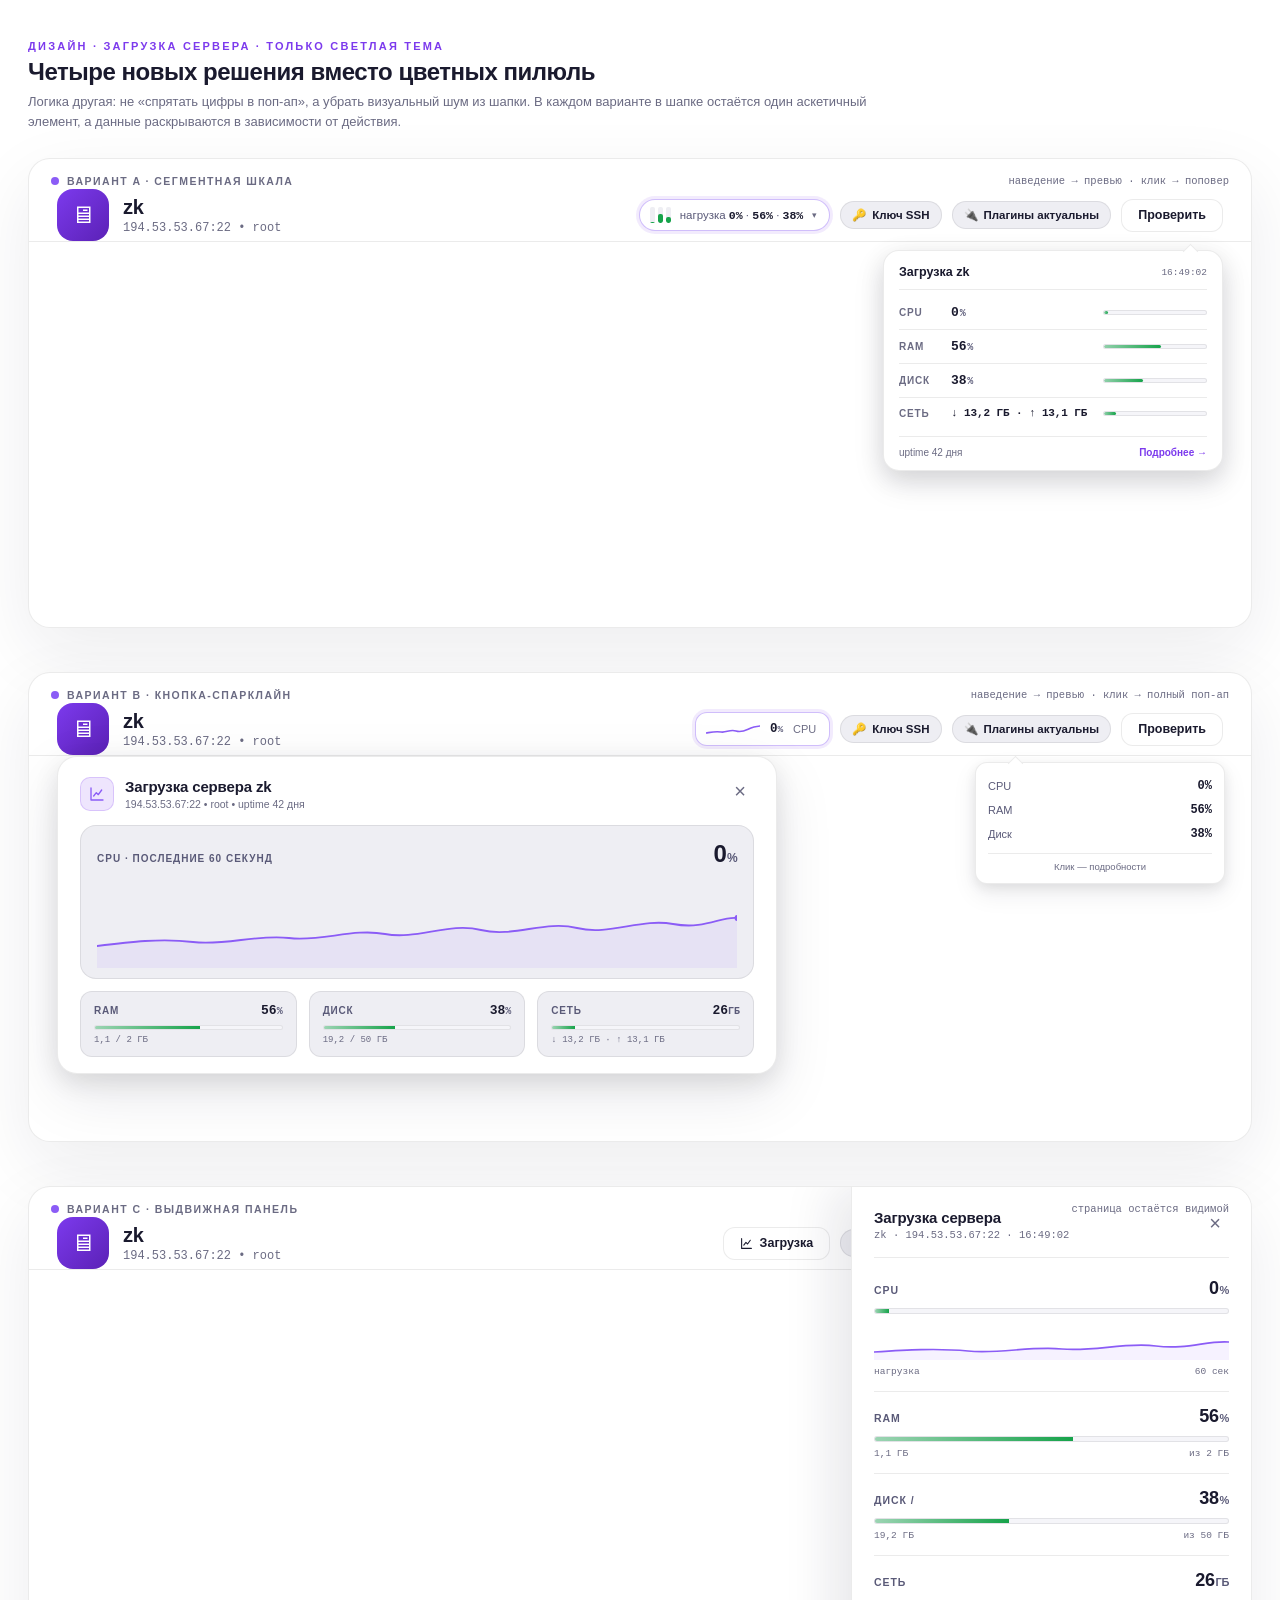
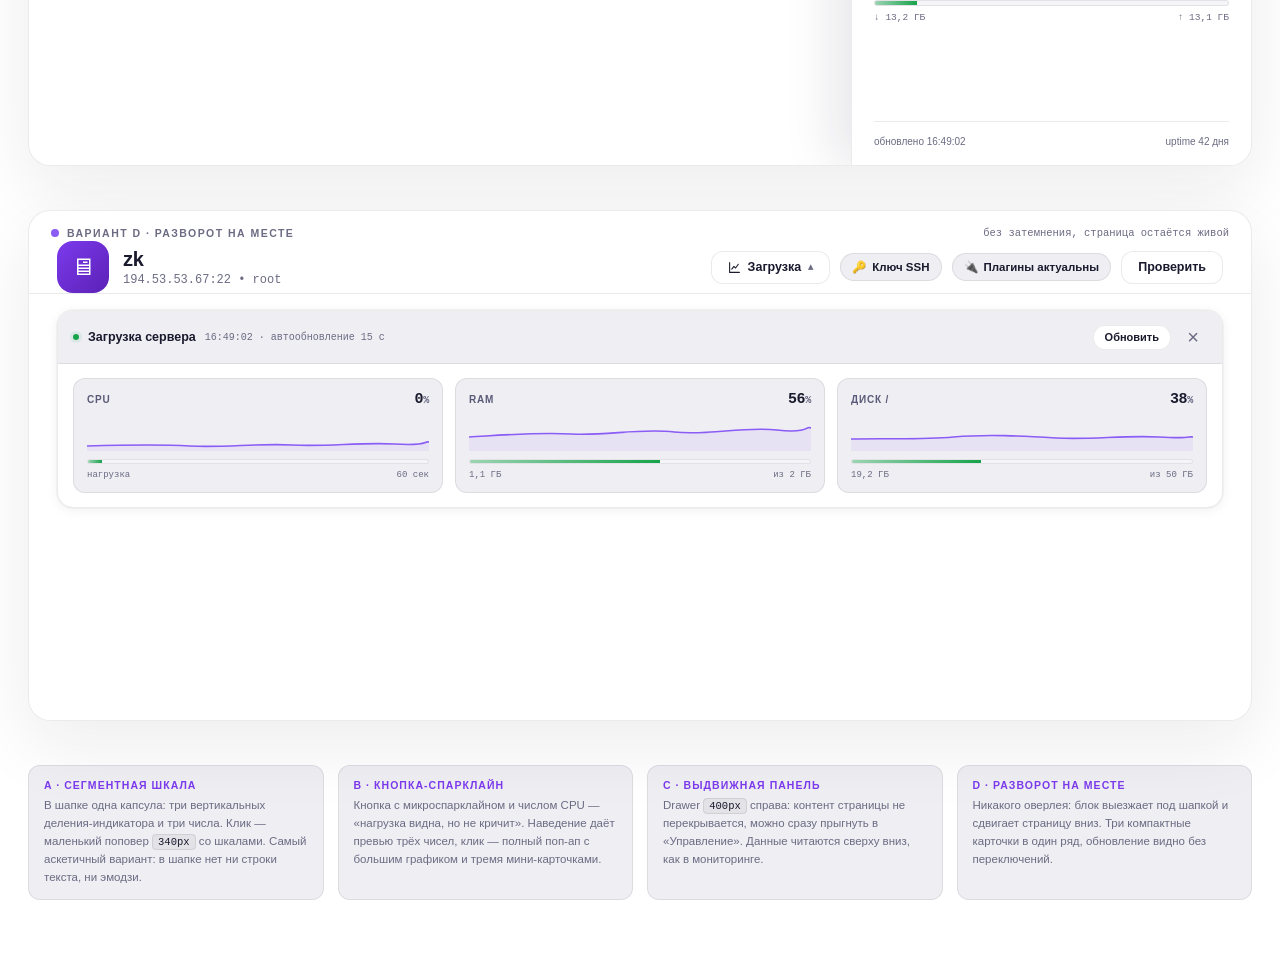
<file: design/server-load-concepts.html>
<!DOCTYPE html>
<html lang="ru">
<head>
<meta charset="UTF-8">
<meta name="viewport" content="width=device-width, initial-scale=1.0">
<title>Дизайн · Загрузка сервера · новые решения (светлая тема)</title>
<style>
/* Токены панели — static/css/style.css (light) */
:root{
  --bg-primary:#f5f5f9; --bg-secondary:#eeeef3; --bg-card:#ffffff;
  --bg-card-hover:#f8f8fc; --bg-input:rgba(0,0,0,.03);
  --border-color:rgba(0,0,0,.08); --border-hover:rgba(0,0,0,.15);
  --border-focus:rgba(138,92,246,.4);
  --text-primary:#1a1a2e; --text-secondary:#5a5a78; --text-muted:#6b6b83; --text-accent:#7c3aed;
  --accent:#7c3aed; --accent-light:#8b5cf6; --accent-gradient:linear-gradient(135deg,#7c3aed,#2d2f71);
  --success:#16a34a; --success-bg:rgba(22,163,74,.08); --success-border:rgba(22,163,74,.2);
  --danger:#dc2626; --danger-bg:rgba(220,38,38,.06); --danger-border:rgba(220,38,38,.15);
  --warning:#d97706; --warning-bg:rgba(217,119,6,.08);
  --radius-sm:8px; --radius-md:12px; --radius-lg:16px; --radius-xl:20px; --radius-full:9999px;
  --shadow-sm:0 1px 3px rgba(0,0,0,.06);
  --shadow-md:0 4px 12px rgba(0,0,0,.08);
  --shadow-lg:0 8px 24px rgba(0,0,0,.1);
  --shadow-card:0 2px 12px rgba(0,0,0,.06), 0 0 0 1px rgba(0,0,0,.03);
  --font-family:'Inter',-apple-system,BlinkMacSystemFont,'Segoe UI',sans-serif;
  --mono:'SF Mono','Fira Code',monospace;
}
*{box-sizing:border-box;margin:0;padding:0}
body{background:#fff;color:var(--text-primary);font-family:var(--font-family);font-size:14px;padding:40px 28px 64px}

.board-head{max-width:1400px;margin:0 auto 26px;display:flex;align-items:flex-end;justify-content:space-between;gap:20px}
.board-sub{font-size:11px;letter-spacing:.2em;text-transform:uppercase;font-weight:700;color:var(--text-accent)}
.board-head h1{font-size:24px;font-weight:750;letter-spacing:-.02em;margin-top:6px}
.board-head p{font-size:13px;color:var(--text-muted);max-width:880px;line-height:1.55;margin-top:6px}

.screen{max-width:1400px;margin:0 auto 44px;position:relative;overflow:hidden;border-radius:22px;
  border:1px solid var(--border-color);background:#fff;box-shadow:0 24px 70px rgba(20,20,50,.08);color:var(--text-primary);
  min-height:470px}
#cc{min-height:580px}
.screen-label{position:absolute;left:22px;top:16px;z-index:60;font-size:10.5px;letter-spacing:.14em;text-transform:uppercase;font-weight:700;color:var(--text-muted);display:flex;align-items:center;gap:8px}
.screen-label i{width:8px;height:8px;border-radius:50%;background:var(--accent-light);display:inline-block}
.screen-note{position:absolute;right:22px;top:16px;z-index:60;font-size:10.5px;color:var(--text-muted);font-family:var(--mono)}

/* Шапка сервера (как на бою) */
.page-head{display:flex;align-items:center;justify-content:space-between;gap:16px;padding:30px 28px 0;border-bottom:1px solid var(--border-color)}
.brand{display:flex;align-items:center;gap:14px}
.brand-ico{width:52px;height:52px;border-radius:16px;display:grid;place-items:center;font-size:24px;background:linear-gradient(135deg,#7c3aed,#5b21b6);color:#fff}
.brand-name{font-size:20px;font-weight:700;letter-spacing:-.01em}
.brand-meta{font-size:12px;color:var(--text-muted);font-family:var(--mono);margin-top:2px}
.head-right{display:flex;align-items:center;gap:10px;flex-wrap:wrap}
.pill{display:inline-flex;align-items:center;gap:6px;padding:6px 11px;background:var(--bg-secondary);border:1px solid var(--border-color);border-radius:var(--radius-full);font-size:11.5px;color:var(--text-secondary)}
.pill b{color:var(--text-primary);font-weight:600}
.btn{display:inline-flex;align-items:center;gap:7px;border:none;border-radius:var(--radius-md);padding:9px 16px;font-family:inherit;font-size:12.5px;font-weight:600;line-height:1;cursor:pointer;transition:all .18s;white-space:nowrap}
.btn.secondary{background:var(--bg-card);color:var(--text-primary);border:1px solid var(--border-color)}
.btn.secondary:hover{border-color:var(--border-hover);background:var(--bg-card-hover)}
.btn svg{width:13px;height:13px}
.live-dot{width:6px;height:6px;border-radius:50%;background:var(--success);box-shadow:0 0 0 3px var(--success-bg);flex:none}
.live-dot.warn{background:var(--warning);box-shadow:0 0 0 3px var(--warning-bg)}

/* ============ A. Сегментная шкала + мини-поповер ============ */
.seg-trigger{
  display:inline-flex;align-items:center;gap:9px;cursor:pointer;
  padding:7px 12px 7px 10px;border-radius:var(--radius-full);
  background:var(--bg-card);border:1px solid var(--border-color);transition:all .18s;
}
.seg-trigger:hover{border-color:var(--border-hover)}
.seg-trigger.is-open{border-color:var(--border-focus);box-shadow:0 0 0 3px color-mix(in srgb,var(--accent) 10%,transparent)}
.seg-bars{display:flex;align-items:center;gap:3px}
.seg-bars i{display:block;width:5px;height:16px;border-radius:2px;background:var(--bg-secondary);overflow:hidden;position:relative}
.seg-bars i::after{content:'';position:absolute;left:0;right:0;bottom:0;background:var(--success);border-radius:2px}
.seg-bars i.cpu::after{height:8%}
.seg-bars i.ram::after{height:56%;background:var(--success)}
.seg-bars i.disk::after{height:38%;background:var(--success)}
.seg-label{font-size:11.5px;color:var(--text-secondary);font-weight:500}
.seg-label b{color:var(--text-primary);font-weight:650;font-family:var(--mono)}
.seg-chev{color:var(--text-muted);font-size:9px}

.popover{
  position:absolute;width:340px;background:var(--bg-card);border:1px solid var(--border-color);
  border-radius:var(--radius-lg);box-shadow:var(--shadow-lg),0 12px 32px rgba(20,20,50,.10);
  padding:14px 15px 12px;z-index:50;
}
.popover::before{content:'';position:absolute;top:-5px;right:26px;width:10px;height:10px;background:var(--bg-card);
  border-left:1px solid var(--border-color);border-top:1px solid var(--border-color);transform:rotate(45deg)}
.pop-head{display:flex;align-items:center;justify-content:space-between;padding-bottom:10px;margin-bottom:6px;border-bottom:1px solid var(--border-color)}
.pop-title{font-size:12.5px;font-weight:700}
.pop-time{font-size:9.5px;color:var(--text-muted);font-family:var(--mono)}
.pop-row{display:flex;align-items:center;justify-content:space-between;gap:10px;padding:9px 0}
.pop-row + .pop-row{border-top:1px solid var(--border-color)}
.pop-left{display:flex;align-items:center;gap:8px;min-width:0}
.pop-label{font-size:10px;font-weight:700;letter-spacing:.08em;text-transform:uppercase;color:var(--text-muted);width:44px;flex:none}
.pop-val{font-family:var(--mono);font-size:13px;font-weight:700;letter-spacing:-.01em}
.pop-val span{font-size:10px;color:var(--text-secondary);font-weight:600;margin-left:1px}
.pop-val.danger{color:var(--danger)}
.pop-bar{width:104px;height:5px;border-radius:999px;background:var(--bg-primary);border:1px solid var(--border-color);overflow:hidden;flex:none}
.pop-bar i{display:block;height:100%;background:linear-gradient(90deg,color-mix(in srgb,var(--success) 45%,transparent),var(--success));border-radius:999px}
.pop-bar i.danger{background:linear-gradient(90deg,color-mix(in srgb,var(--danger) 45%,transparent),var(--danger))}
.pop-foot{margin-top:8px;padding-top:10px;border-top:1px solid var(--border-color);display:flex;align-items:center;justify-content:space-between;font-size:10px;color:var(--text-muted)}
.pop-link{color:var(--text-accent);font-weight:600}

/* ============ B. Кнопка-спарклайн + hover-превью ============ */
.spark-trigger{
  display:inline-flex;align-items:center;gap:10px;cursor:pointer;padding:6px 13px 6px 10px;
  border-radius:var(--radius-md);background:var(--bg-card);border:1px solid var(--border-color);transition:all .18s;
}
.spark-trigger:hover{border-color:var(--border-hover);background:var(--bg-card-hover)}
.spark-trigger.is-open{border-color:var(--border-focus);box-shadow:0 0 0 3px color-mix(in srgb,var(--accent) 10%,transparent)}
.mini-spark{width:54px;height:20px;display:block;color:var(--accent-light)}
.mini-spark .ln{fill:none;stroke:currentColor;stroke-width:1.6;stroke-linecap:round}
.spark-num{font-family:var(--mono);font-size:12.5px;font-weight:700;letter-spacing:-.01em}
.spark-num span{font-size:9.5px;color:var(--text-secondary);font-weight:600}
.spark-cap{font-size:11px;color:var(--text-muted)}
.hover-card{
  position:absolute;width:250px;background:var(--bg-card);border:1px solid var(--border-color);
  border-radius:var(--radius-md);box-shadow:var(--shadow-md),0 10px 24px rgba(20,20,50,.08);
  padding:11px 12px;z-index:50;
}
.hover-card::before{content:'';position:absolute;top:-5px;left:34px;width:10px;height:10px;background:var(--bg-card);
  border-left:1px solid var(--border-color);border-top:1px solid var(--border-color);transform:rotate(45deg)}
.hover-row{display:flex;align-items:center;justify-content:space-between;padding:5px 0;font-size:11px;color:var(--text-secondary)}
.hover-row b{font-family:var(--mono);font-size:12px;color:var(--text-primary);font-weight:700}
.hover-row b.danger{color:var(--danger)}
.hover-hint{margin-top:7px;padding-top:7px;border-top:1px solid var(--border-color);font-size:9.5px;color:var(--text-muted);text-align:center}

/* Полный поп-ап для концепта B */
.sheet{
  position:absolute;width:100%;max-width:880px;background:var(--bg-card);border:1px solid var(--border-color);
  border-radius:var(--radius-xl);box-shadow:var(--shadow-lg),0 20px 60px rgba(20,20,50,.10);padding:20px 22px 16px;z-index:45;
}
.sheet-head{display:flex;align-items:flex-start;justify-content:space-between;gap:14px;margin-bottom:14px}
.sheet-left{display:flex;gap:11px;align-items:center}
.sheet-ico{width:34px;height:34px;border-radius:10px;display:grid;place-items:center;background:color-mix(in srgb,var(--accent) 13%,transparent);border:1px solid color-mix(in srgb,var(--accent) 20%,transparent);color:var(--accent-light)}
.sheet-ico svg{width:16px;height:16px}
.sheet-title{font-size:15px;font-weight:700;letter-spacing:-.01em}
.sheet-sub{font-size:10.5px;color:var(--text-muted);margin-top:3px}
.close-btn{width:28px;height:28px;border-radius:8px;border:0;background:transparent;color:var(--text-muted);cursor:pointer;font-size:20px;line-height:1;font-family:inherit}
.close-btn:hover{color:var(--text-primary);background:rgba(0,0,0,.04)}
.big-chart{
  position:relative;border:1px solid var(--border-color);border-radius:var(--radius-lg);
  background:var(--bg-secondary);padding:14px 16px 10px;margin-bottom:12px;
}
.big-chart .spark{width:100%;height:92px;display:block;color:var(--accent-light)}
.big-chart .spark .area{fill:currentColor;opacity:.08;stroke:none}
.big-chart .spark .ln{fill:none;stroke:currentColor;stroke-width:1.8;stroke-linecap:round;stroke-linejoin="round"}
.big-chart .spark .end{fill:currentColor}
.chart-head{display:flex;align-items:baseline;justify-content:space-between;margin-bottom:8px}
.chart-title{font-size:10px;font-weight:700;letter-spacing:.1em;text-transform:uppercase;color:var(--text-secondary)}
.chart-val{font-size:24px;font-weight:750;letter-spacing:-.03em;font-variant-numeric:tabular-nums}
.chart-val span{font-size:12px;color:var(--text-secondary);font-weight:600;margin-left:1px}
.mini-grid{display:grid;grid-template-columns:repeat(3,1fr);gap:12px}
.mini-card{border:1px solid var(--border-color);border-radius:var(--radius-md);background:var(--bg-secondary);padding:11px 13px}
.mini-top{display:flex;align-items:baseline;justify-content:space-between;gap:8px;margin-bottom:7px}
.mini-name{font-size:10px;font-weight:700;letter-spacing:.08em;text-transform:uppercase;color:var(--text-secondary)}
.mini-val{font-family:var(--mono);font-size:13px;font-weight:700}
.mini-val span{font-size:10px;color:var(--text-secondary);font-weight:600}
.mini-val.danger{color:var(--danger)}
.mini-track{height:5px;border-radius:999px;background:var(--bg-primary);border:1px solid var(--border-color);overflow:hidden}
.mini-track i{display:block;height:100%;background:linear-gradient(90deg,color-mix(in srgb,var(--success) 40%,transparent),var(--success))}
.mini-track i.danger{background:linear-gradient(90deg,color-mix(in srgb,var(--danger) 45%,transparent),var(--danger))}
.mini-foot{font-family:var(--mono);font-size:9px;color:var(--text-muted);margin-top:5px}

/* ============ C. Боковая панель (drawer) ============ */
.drawer{
  position:absolute;top:0;right:0;bottom:0;width:400px;background:var(--bg-card);
  border-left:1px solid var(--border-color);box-shadow:-18px 0 48px rgba(20,20,50,.10);
  padding:22px 22px 18px;z-index:45;display:flex;flex-direction:column;
}
.drawer-head{display:flex;align-items:flex-start;justify-content:space-between;gap:12px;padding-bottom:16px;border-bottom:1px solid var(--border-color)}
.drawer-title{font-size:15px;font-weight:700;letter-spacing:-.01em}
.drawer-sub{font-size:10.5px;color:var(--text-muted);margin-top:3px;font-family:var(--mono)}
.drawer-body{padding-top:6px}
.d-block{padding:14px 0;border-bottom:1px solid var(--border-color)}
.d-block:last-child{border-bottom:none}
.d-head{display:flex;align-items:baseline;justify-content:space-between;gap:10px;margin-bottom:9px}
.d-name{font-size:10.5px;font-weight:700;letter-spacing:.09em;text-transform:uppercase;color:var(--text-secondary)}
.d-val{font-size:18px;font-weight:750;letter-spacing:-.02em;font-variant-numeric:tabular-nums}
.d-val span{font-size:11px;color:var(--text-secondary);font-weight:600;margin-left:1px}
.d-val.danger{color:var(--danger)}
.d-track{height:6px;border-radius:999px;background:var(--bg-primary);border:1px solid var(--border-color);overflow:hidden}
.d-track i{display:block;height:100%;background:linear-gradient(90deg,color-mix(in srgb,var(--success) 40%,transparent),var(--success))}
.d-track i.danger{background:linear-gradient(90deg,color-mix(in srgb,var(--danger) 45%,transparent),var(--danger))}
.d-meta{display:flex;justify-content:space-between;font-family:var(--mono);font-size:9.5px;color:var(--text-muted);margin-top:6px}
.d-spark{width:100%;height:38px;display:block;color:var(--accent-light);margin-top:8px}
.d-spark .ln{fill:none;stroke:currentColor;stroke-width:1.7;stroke-linecap:round}
.d-spark .area{fill:currentColor;opacity:.08;stroke:none}
.drawer-foot{margin-top:auto;padding-top:14px;border-top:1px solid var(--border-color);display:flex;align-items:center;justify-content:space-between;font-size:10px;color:var(--text-muted)}

/* ============ D. Разворот на месте (inline) ============ */
.inline-panel{
  margin:16px 28px 22px;border:1px solid var(--border-color);border-radius:var(--radius-lg);
  background:var(--bg-card);box-shadow:var(--shadow-card);overflow:hidden;
}
.inline-head{display:flex;align-items:center;justify-content:space-between;gap:12px;padding:12px 15px;border-bottom:1px solid var(--border-color);background:var(--bg-secondary)}
.inline-title{display:flex;align-items:center;gap:9px;font-size:12.5px;font-weight:650}
.inline-title .live-dot{width:6px;height:6px;border-radius:50%;background:var(--success);box-shadow:0 0 0 3px var(--success-bg)}
.inline-sub{font-size:10px;color:var(--text-muted);font-family:var(--mono);font-weight:400}
.inline-body{padding:14px 15px;display:grid;grid-template-columns:repeat(3,1fr);gap:12px}
.inline-card{border:1px solid var(--border-color);border-radius:var(--radius-md);padding:12px 13px;background:var(--bg-secondary)}
.inline-top{display:flex;align-items:baseline;justify-content:space-between;gap:8px}
.inline-name{font-size:10px;font-weight:700;letter-spacing:.08em;text-transform:uppercase;color:var(--text-secondary)}
.inline-val{font-family:var(--mono);font-size:15px;font-weight:700;letter-spacing:-.02em}
.inline-val span{font-size:10px;color:var(--text-secondary);font-weight:600}
.inline-val.danger{color:var(--danger)}
.inline-spark{width:100%;height:34px;display:block;color:var(--accent-light);margin:9px 0 8px}
.inline-spark .ln{fill:none;stroke:currentColor;stroke-width:1.6;stroke-linecap:round}
.inline-spark .area{fill:currentColor;opacity:.08;stroke:none}
.inline-track{height:5px;border-radius:999px;background:var(--bg-primary);border:1px solid var(--border-color);overflow:hidden}
.inline-track i{display:block;height:100%;background:linear-gradient(90deg,color-mix(in srgb,var(--success) 40%,transparent),var(--success))}
.inline-track i.danger{background:linear-gradient(90deg,color-mix(in srgb,var(--danger) 45%,transparent),var(--danger))}
.inline-foot{font-family:var(--mono);font-size:9px;color:var(--text-muted);margin-top:6px;display:flex;justify-content:space-between}
.ghost-row{opacity:.35;filter:grayscale(1)}
.ghost-row .inline-panel{display:none}
.ghost-row{min-height:190px}

/* Заметки */
.notes{max-width:1400px;margin:0 auto;display:grid;grid-template-columns:repeat(4,1fr);gap:14px}
.note{background:var(--bg-secondary);border:1px solid var(--border-color);border-radius:12px;padding:13px 15px}
.note h4{font-size:10.5px;letter-spacing:.1em;text-transform:uppercase;color:var(--text-accent);margin-bottom:6px;font-weight:700}
.note p{font-size:11.5px;line-height:1.55;color:var(--text-muted)}
.note code{font-size:10.5px;background:rgba(0,0,0,.05);border:1px solid var(--border-color);padding:1px 5px;border-radius:4px;color:var(--text-primary)}
@media(max-width:1100px){.mini-grid,.inline-body{grid-template-columns:1fr}.notes{grid-template-columns:1fr 1fr}}
</style>
</head>
<body>

<div class="board-head">
  <div>
    <div class="board-sub">Дизайн · загрузка сервера · только светлая тема</div>
    <h1>Четыре новых решения вместо цветных пилюль</h1>
    <p>Логика другая: не «спрятать цифры в поп-ап», а убрать визуальный шум из шапки. В каждом варианте в шапке остаётся один аскетичный элемент, а данные раскрываются в зависимости от действия.</p>
  </div>
</div>

<!-- ===== A. СЕГМЕНТНАЯ ШКАЛА + МИНИ-ПОПОВЕР ===== -->
<section class="screen" id="ca">
  <div class="screen-label"><i></i> Вариант A · сегментная шкала</div>
  <div class="screen-note">наведение → превью · клик → поповер</div>
  <div class="page-head">
    <div class="brand">
      <div class="brand-ico">🖥</div>
      <div><div class="brand-name">zk</div><div class="brand-meta">194.53.53.67:22 • root</div></div>
    </div>
    <div class="head-right">
      <div class="seg-trigger is-open">
        <span class="seg-bars"><i class="cpu"></i><i class="ram"></i><i class="disk"></i></span>
        <span class="seg-label">нагрузка <b>0%</b> · <b>56%</b> · <b>38%</b></span>
        <span class="seg-chev">▾</span>
      </div>
      <span class="pill">🔑 <b>Ключ SSH</b></span>
      <span class="pill">🔌 <b>Плагины актуальны</b></span>
      <button class="btn secondary">Проверить</button>
    </div>
  </div>

  <div style="position:relative;padding:0 28px 26px;">
    <div class="popover" style="position:absolute;top:8px;right:28px;">
      <div class="pop-head"><span class="pop-title">Загрузка zk</span><span class="pop-time">16:49:02</span></div>
      <div class="pop-row">
        <div class="pop-left"><span class="pop-label">CPU</span><span class="pop-val">0<span>%</span></span></div>
        <span class="pop-bar"><i style="width:4%"></i></span>
      </div>
      <div class="pop-row">
        <div class="pop-left"><span class="pop-label">RAM</span><span class="pop-val">56<span>%</span></span></div>
        <span class="pop-bar"><i style="width:56%"></i></span>
      </div>
      <div class="pop-row">
        <div class="pop-left"><span class="pop-label">Диск</span><span class="pop-val">38<span>%</span></span></div>
        <span class="pop-bar"><i style="width:38%"></i></span>
      </div>
      <div class="pop-row">
        <div class="pop-left"><span class="pop-label">Сеть</span><span class="pop-val" style="font-size:11px">↓ 13,2 ГБ · ↑ 13,1 ГБ</span></div>
        <span class="pop-bar"><i style="width:12%"></i></span>
      </div>
      <div class="pop-foot"><span>uptime 42 дня</span><span class="pop-link">Подробнее →</span></div>
    </div>

    <div class="ghost-row">
      <div class="inline-panel" style="margin:14px 0 0;">
        <div class="inline-head"><div class="inline-title">◈ <span class="inline-sub">Шаблоны</span></div></div>
      </div>
      <div style="height:120px"></div>
    </div>
  </div>
</section>

<!-- ===== B. КНОПКА-СПАРКЛАЙН + HOVER-ПРЕВЬЮ + ПОЛНЫЙ ПОП-АП ===== -->
<section class="screen" id="cb">
  <div class="screen-label"><i></i> Вариант B · кнопка-спарклайн</div>
  <div class="screen-note">наведение → превью · клик → полный поп-ап</div>
  <div class="page-head">
    <div class="brand">
      <div class="brand-ico">🖥</div>
      <div><div class="brand-name">zk</div><div class="brand-meta">194.53.53.67:22 • root</div></div>
    </div>
    <div class="head-right">
      <div class="spark-trigger is-open">
        <svg class="mini-spark" viewBox="0 0 54 20" preserveAspectRatio="none" aria-hidden="true">
          <path class="ln" d="M0,14 C6,13 10,12 15,13 S24,10 30,12 S40,11 45,9 S51,8 54,7"></path>
        </svg>
        <span class="spark-num">0<span>%</span></span>
        <span class="spark-cap">CPU</span>
      </div>
      <span class="pill">🔑 <b>Ключ SSH</b></span>
      <span class="pill">🔌 <b>Плагины актуальны</b></span>
      <button class="btn secondary">Проверить</button>
    </div>
  </div>

  <div style="position:relative;padding:0 28px 26px;">
    <div class="hover-card" style="position:absolute;top:6px;right:26px;">
      <div class="hover-row"><span>CPU</span><b>0%</b></div>
      <div class="hover-row"><span>RAM</span><b>56%</b></div>
      <div class="hover-row"><span>Диск</span><b>38%</b></div>
      <div class="hover-hint">Клик — подробности</div>
    </div>

    <div class="sheet" style="max-width:720px;margin-right:auto;">
      <div class="sheet-head">
        <div class="sheet-left">
          <div class="sheet-ico"><svg viewBox="0 0 24 24" fill="none" stroke="currentColor" stroke-width="2" stroke-linecap="round" stroke-linejoin="round"><path d="M3 3v18h18"/><path d="M7 15l4-5 3 3 5-7"/></svg></div>
          <div><div class="sheet-title">Загрузка сервера zk</div><div class="sheet-sub">194.53.53.67:22 • root • uptime 42 дня</div></div>
        </div>
        <button class="close-btn">×</button>
      </div>

      <div class="big-chart">
        <div class="chart-head"><span class="chart-title">CPU · последние 60 секунд</span><span class="chart-val">0<span>%</span></span></div>
        <svg class="spark" viewBox="0 0 800 92" preserveAspectRatio="none" aria-hidden="true">
          <path class="area" d="M0,70 C40,66 80,62 120,66 S200,58 240,62 S320,52 360,58 S440,46 480,54 S560,44 600,52 S680,42 720,48 S780,40 800,42 L800,92 L0,92 Z"></path>
          <path class="ln" d="M0,70 C40,66 80,62 120,66 S200,58 240,62 S320,52 360,58 S440,46 480,54 S560,44 600,52 S680,42 720,48 S780,40 800,42"></path>
          <circle class="end" cx="800" cy="42" r="3"></circle>
        </svg>
      </div>

      <div class="mini-grid">
        <div class="mini-card">
          <div class="mini-top"><span class="mini-name">RAM</span><span class="mini-val">56<span>%</span></span></div>
          <div class="mini-track"><i style="width:56%"></i></div>
          <div class="mini-foot">1,1 / 2 ГБ</div>
        </div>
        <div class="mini-card">
          <div class="mini-top"><span class="mini-name">Диск</span><span class="mini-val">38<span>%</span></span></div>
          <div class="mini-track"><i style="width:38%"></i></div>
          <div class="mini-foot">19,2 / 50 ГБ</div>
        </div>
        <div class="mini-card">
          <div class="mini-top"><span class="mini-name">Сеть</span><span class="mini-val">26<span>ГБ</span></span></div>
          <div class="mini-track"><i style="width:12%"></i></div>
          <div class="mini-foot">↓ 13,2 ГБ · ↑ 13,1 ГБ</div>
        </div>
      </div>
    </div>
  </div>
</section>

<!-- ===== C. БОКОВАЯ ПАНЕЛЬ (DRAWER) ===== -->
<section class="screen" id="cc">
  <div class="screen-label"><i></i> Вариант C · выдвижная панель</div>
  <div class="screen-note">страница остаётся видимой</div>
  <div class="page-head">
    <div class="brand">
      <div class="brand-ico">🖥</div>
      <div><div class="brand-name">zk</div><div class="brand-meta">194.53.53.67:22 • root</div></div>
    </div>
    <div class="head-right">
      <button class="btn secondary">
        <svg viewBox="0 0 24 24" fill="none" stroke="currentColor" stroke-width="2" stroke-linecap="round" stroke-linejoin="round"><path d="M3 3v18h18"/><path d="M7 15l4-5 3 3 5-7"/></svg>
        Загрузка
      </button>
      <span class="pill">🔑 <b>Ключ SSH</b></span>
      <span class="pill">🔌 <b>Плагины актуальны</b></span>
      <button class="btn secondary">Проверить</button>
    </div>
  </div>

  <div style="padding:16px 28px 24px;">
    <div class="ghost-row">
      <div class="inline-panel" style="margin:0;">
        <div class="inline-head"><div class="inline-title">◈ <span class="inline-sub">Шаблоны · Управление · Конфигурация</span></div></div>
      </div>
      <div style="height:170px"></div>
    </div>
  </div>

  <div class="drawer">
    <div class="drawer-head">
      <div><div class="drawer-title">Загрузка сервера</div><div class="drawer-sub">zk · 194.53.53.67:22 · 16:49:02</div></div>
      <button class="close-btn">×</button>
    </div>
    <div class="drawer-body">
      <div class="d-block">
        <div class="d-head"><span class="d-name">CPU</span><span class="d-val">0<span>%</span></span></div>
        <div class="d-track"><i style="width:4%"></i></div>
        <svg class="d-spark" viewBox="0 0 340 38" preserveAspectRatio="none" aria-hidden="true">
          <path class="area" d="M0,30 C30,28 60,26 90,29 S150,24 180,27 S240,20 270,24 S320,18 340,20 L340,38 L0,38 Z"></path>
          <path class="ln" d="M0,30 C30,28 60,26 90,29 S150,24 180,27 S240,20 270,24 S320,18 340,20"></path>
        </svg>
        <div class="d-meta"><span>нагрузка</span><span>60 сек</span></div>
      </div>
      <div class="d-block">
        <div class="d-head"><span class="d-name">RAM</span><span class="d-val">56<span>%</span></span></div>
        <div class="d-track"><i style="width:56%"></i></div>
        <div class="d-meta"><span>1,1 ГБ</span><span>из 2 ГБ</span></div>
      </div>
      <div class="d-block">
        <div class="d-head"><span class="d-name">Диск /</span><span class="d-val">38<span>%</span></span></div>
        <div class="d-track"><i style="width:38%"></i></div>
        <div class="d-meta"><span>19,2 ГБ</span><span>из 50 ГБ</span></div>
      </div>
      <div class="d-block">
        <div class="d-head"><span class="d-name">Сеть</span><span class="d-val">26<span>ГБ</span></span></div>
        <div class="d-track"><i style="width:12%"></i></div>
        <div class="d-meta"><span>↓ 13,2 ГБ</span><span>↑ 13,1 ГБ</span></div>
      </div>
    </div>
    <div class="drawer-foot"><span>обновлено 16:49:02</span><span>uptime 42 дня</span></div>
  </div>
</section>

<!-- ===== D. РАЗВОРОТ НА МЕСТЕ (INLINE) ===== -->
<section class="screen" id="cd">
  <div class="screen-label"><i></i> Вариант D · разворот на месте</div>
  <div class="screen-note">без затемнения, страница остаётся живой</div>
  <div class="page-head">
    <div class="brand">
      <div class="brand-ico">🖥</div>
      <div><div class="brand-name">zk</div><div class="brand-meta">194.53.53.67:22 • root</div></div>
    </div>
    <div class="head-right">
      <button class="btn secondary">
        <svg viewBox="0 0 24 24" fill="none" stroke="currentColor" stroke-width="2" stroke-linecap="round" stroke-linejoin="round"><path d="M3 3v18h18"/><path d="M7 15l4-5 3 3 5-7"/></svg>
        Загрузка <span style="color:var(--text-muted);font-size:10px">▴</span>
      </button>
      <span class="pill">🔑 <b>Ключ SSH</b></span>
      <span class="pill">🔌 <b>Плагины актуальны</b></span>
      <button class="btn secondary">Проверить</button>
    </div>
  </div>

  <div class="inline-panel">
    <div class="inline-head">
      <div class="inline-title"><span class="live-dot"></span> Загрузка сервера <span class="inline-sub">16:49:02 · автообновление 15 с</span></div>
      <div style="display:flex;align-items:center;gap:8px">
        <button class="btn secondary" style="padding:6px 11px;font-size:11px">Обновить</button>
        <button class="close-btn">×</button>
      </div>
    </div>
    <div class="inline-body">
      <div class="inline-card">
        <div class="inline-top"><span class="inline-name">CPU</span><span class="inline-val">0<span>%</span></span></div>
        <svg class="inline-spark" viewBox="0 0 300 34" preserveAspectRatio="none" aria-hidden="true">
          <path class="area" d="M0,29 C30,28 60,27 90,29 S150,26 180,28 S240,25 270,27 S295,24 300,25 L300,34 L0,34 Z"></path>
          <path class="ln" d="M0,29 C30,28 60,27 90,29 S150,26 180,28 S240,25 270,27 S295,24 300,25"></path>
        </svg>
        <div class="inline-track"><i style="width:4%"></i></div>
        <div class="inline-foot"><span>нагрузка</span><span>60 сек</span></div>
      </div>
      <div class="inline-card">
        <div class="inline-top"><span class="inline-name">RAM</span><span class="inline-val">56<span>%</span></span></div>
        <svg class="inline-spark" viewBox="0 0 300 34" preserveAspectRatio="none" aria-hidden="true">
          <path class="area" d="M0,20 C30,18 60,15 90,17 S150,11 180,15 S240,9 270,13 S295,8 300,11 L300,34 L0,34 Z"></path>
          <path class="ln" d="M0,20 C30,18 60,15 90,17 S150,11 180,15 S240,9 270,13 S295,8 300,11"></path>
        </svg>
        <div class="inline-track"><i style="width:56%"></i></div>
        <div class="inline-foot"><span>1,1 ГБ</span><span>из 2 ГБ</span></div>
      </div>
      <div class="inline-card">
        <div class="inline-top"><span class="inline-name">Диск /</span><span class="inline-val">38<span>%</span></span></div>
        <svg class="inline-spark" viewBox="0 0 300 34" preserveAspectRatio="none" aria-hidden="true">
          <path class="area" d="M0,22 C30,21 60,23 90,20 S150,19 180,21 S240,18 270,20 S295,19 300,20 L300,34 L0,34 Z"></path>
          <path class="ln" d="M0,22 C30,21 60,23 90,20 S150,19 180,21 S240,18 270,20 S295,19 300,20"></path>
        </svg>
        <div class="inline-track"><i style="width:38%"></i></div>
        <div class="inline-foot"><span>19,2 ГБ</span><span>из 50 ГБ</span></div>
      </div>
    </div>
  </div>

  <div class="ghost-row" style="padding:0 28px 24px;">
    <div class="inline-panel" style="margin:0;">
      <div class="inline-head"><div class="inline-title">◈ <span class="inline-sub">Шаблоны · Управление · Конфигурация</span></div></div>
    </div>
  </div>
</section>

<div class="notes">
  <div class="note">
    <h4>A · Сегментная шкала</h4>
    <p>В шапке одна капсула: три вертикальных деления-индикатора и три числа. Клик — маленький поповер <code>340px</code> со шкалами. Самый аскетичный вариант: в шапке нет ни строки текста, ни эмодзи.</p>
  </div>
  <div class="note">
    <h4>B · Кнопка-спарклайн</h4>
    <p>Кнопка с микроспарклайном и числом CPU — «нагрузка видна, но не кричит». Наведение даёт превью трёх чисел, клик — полный поп-ап с большим графиком и тремя мини-карточками.</p>
  </div>
  <div class="note">
    <h4>C · Выдвижная панель</h4>
    <p>Drawer <code>400px</code> справа: контент страницы не перекрывается, можно сразу прыгнуть в «Управление». Данные читаются сверху вниз, как в мониторинге.</p>
  </div>
  <div class="note">
    <h4>D · Разворот на месте</h4>
    <p>Никакого оверлея: блок выезжает под шапкой и сдвигает страницу вниз. Три компактные карточки в один ряд, обновление видно без переключений.</p>
  </div>
</div>

<script>
// Служебное: ?only=ca|cb|cc|cd — показать один экран (для рендера картинок)
(function(){
  var m = location.search.match(/only=(ca|cb|cc|cd)/);
  if(!m) return;
  document.querySelectorAll('.screen').forEach(function(s){
    if(s.id !== m[1]) s.style.display = 'none';
  });
  document.querySelector('.board-head').style.display = 'none';
  document.querySelector('.notes').style.display = 'none';
})();
</script>
</body>
</html>
</file>
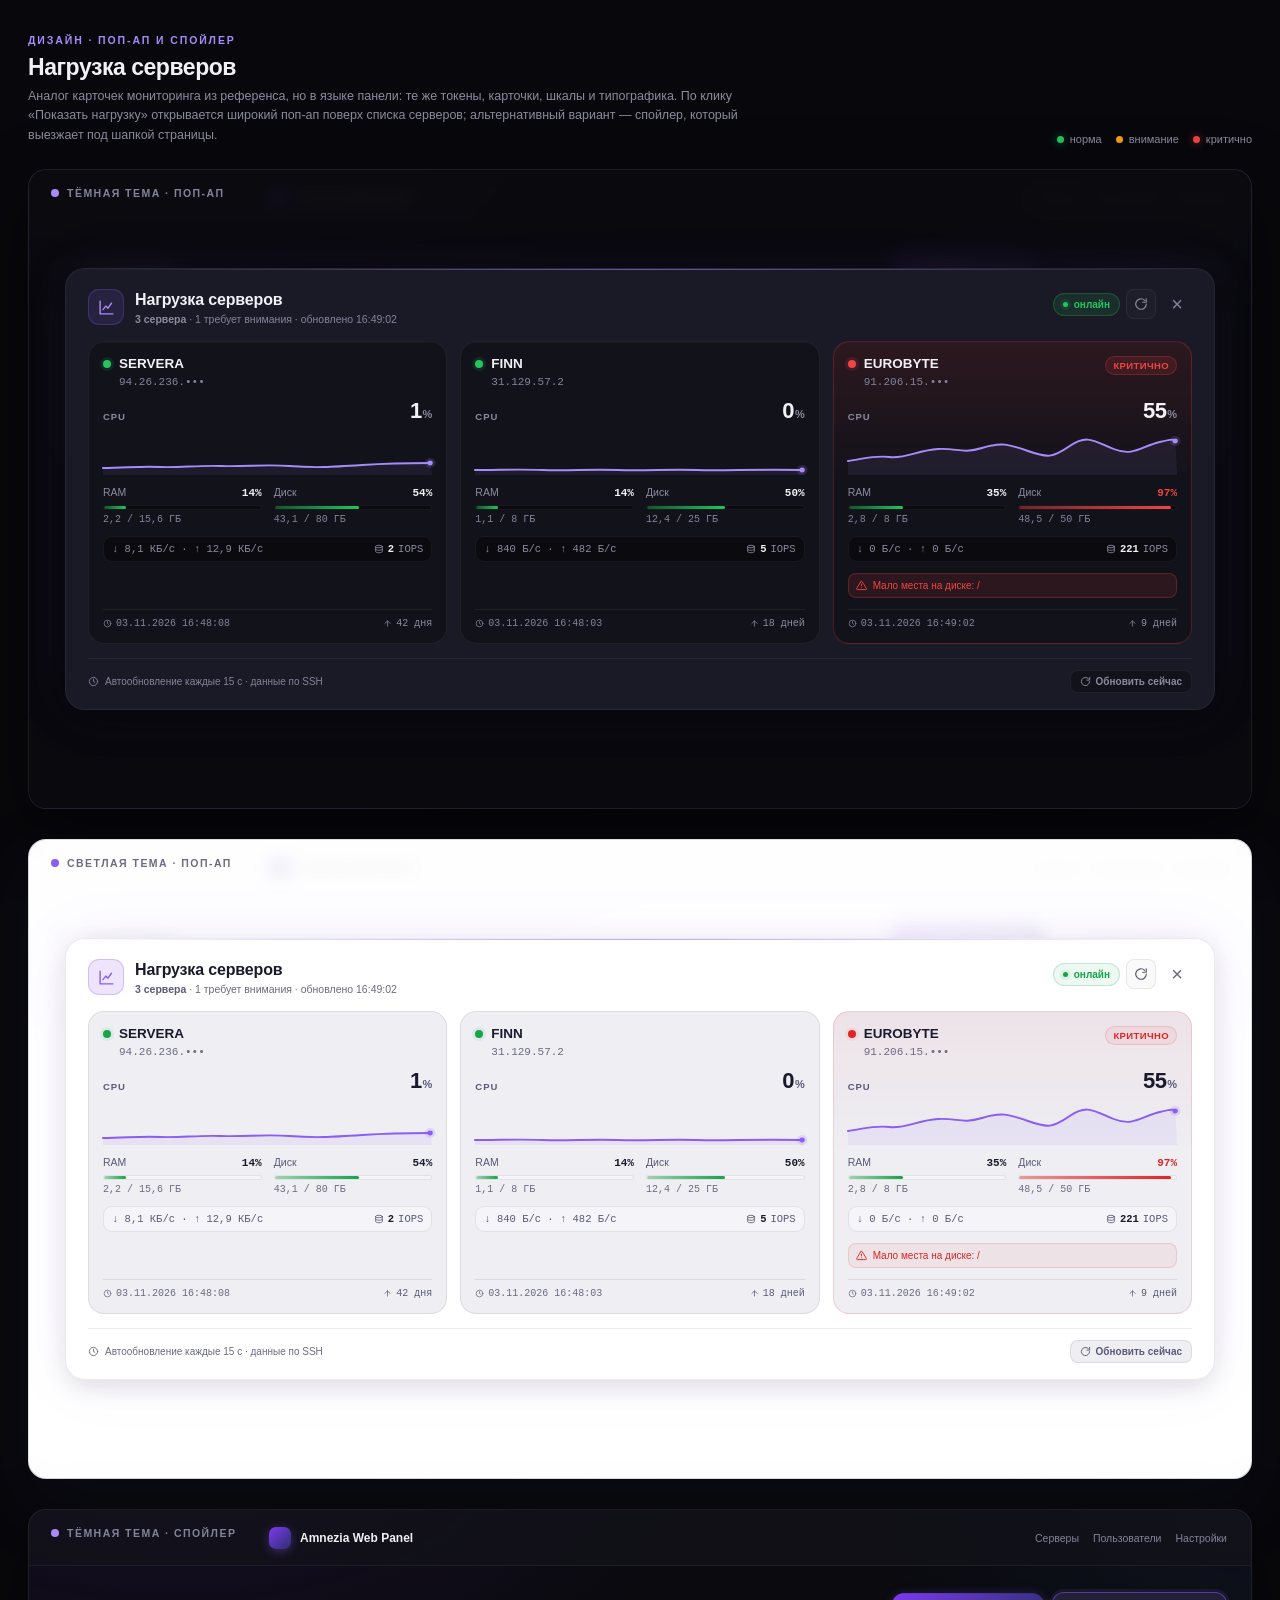
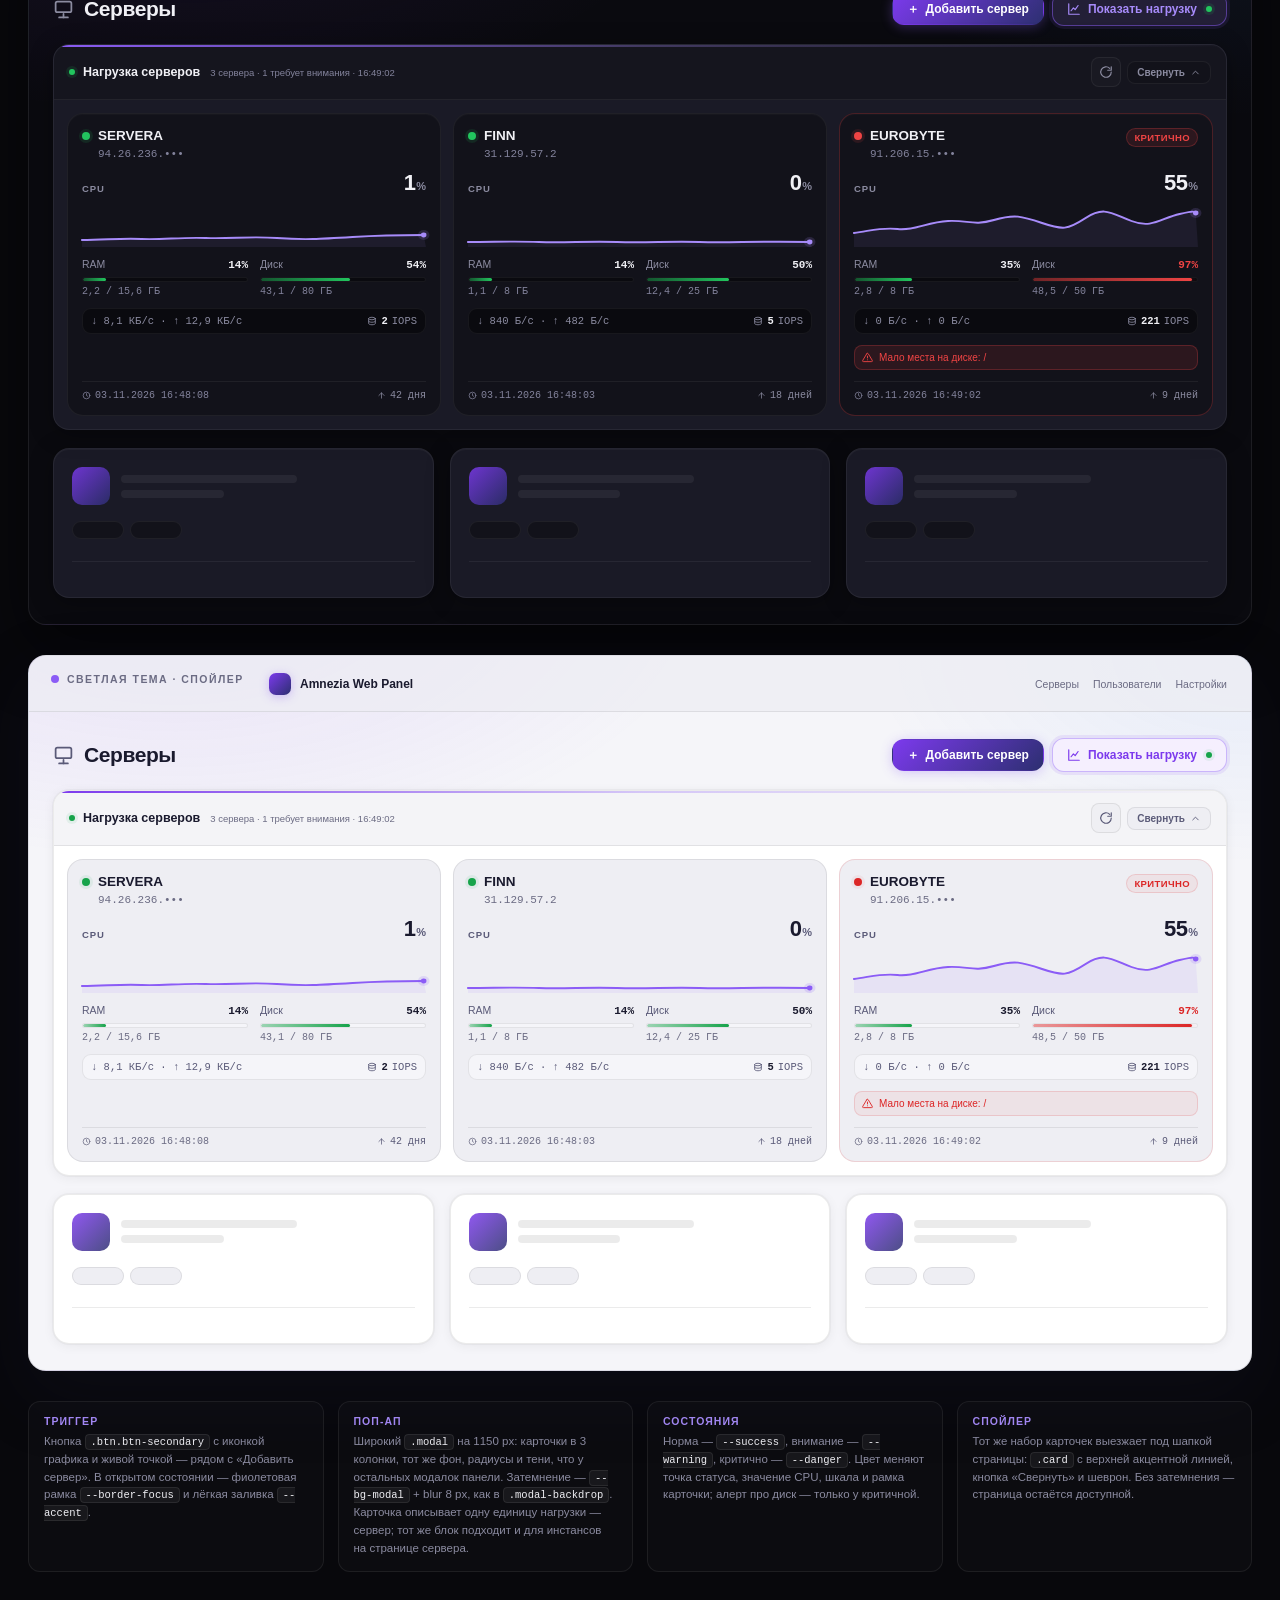
<file: design/server-load.html>
<!DOCTYPE html>
<html lang="ru">
<head>
<meta charset="UTF-8">
<meta name="viewport" content="width=device-width, initial-scale=1.0">
<title>Дизайн · Нагрузка серверов</title>
<style>
/* ===== Токены панели (static/css/style.css) ===== */
.theme-dark{
  --bg-primary:#0a0a0f; --bg-secondary:#12121a; --bg-card:#1a1a26;
  --bg-card-hover:#22223a; --bg-input:#16162240; --bg-modal:rgba(10,10,15,.92);
  --border-color:rgba(255,255,255,.06); --border-hover:rgba(255,255,255,.12);
  --border-focus:rgba(138,92,246,.5);
  --text-primary:#f0f0f5; --text-secondary:#8b8ba0; --text-muted:#83839c; --text-accent:#a78bfa;
  --accent:#8b5cf6; --accent-light:#a78bfa; --accent-dark:#7c3aed; --accent-glow:rgba(139,92,246,.25);
  --accent-gradient:linear-gradient(135deg,#7c3aed,#2d2f71);
  --success:#22c55e; --success-bg:rgba(34,197,94,.12); --success-border:rgba(34,197,94,.25);
  --danger:#ef4444; --danger-bg:rgba(239,68,68,.12); --danger-border:rgba(239,68,68,.25);
  --warning:#f59e0b; --warning-bg:rgba(245,158,11,.12);
  --info:#3b82f6; --info-bg:rgba(59,130,246,.12);
  --radius-sm:8px; --radius-md:12px; --radius-lg:16px; --radius-xl:20px;
  --shadow-card:0 4px 24px rgba(0,0,0,.3), inset 0 1px 0 rgba(255,255,255,.04);
  --shadow-lg:0 8px 32px rgba(0,0,0,.5);
}
.theme-light{
  --bg-primary:#f5f5f9; --bg-secondary:#eeeef3; --bg-card:#ffffff;
  --bg-card-hover:#f8f8fc; --bg-input:rgba(0,0,0,.03); --bg-modal:rgba(255,255,255,.92);
  --border-color:rgba(0,0,0,.08); --border-hover:rgba(0,0,0,.15);
  --border-focus:rgba(138,92,246,.4);
  --text-primary:#1a1a2e; --text-secondary:#5a5a78; --text-muted:#6b6b83; --text-accent:#7c3aed;
  --accent:#7c3aed; --accent-light:#8b5cf6; --accent-dark:#6d28d9; --accent-glow:rgba(124,58,237,.15);
  --accent-gradient:linear-gradient(135deg,#7c3aed,#2d2f71);
  --success:#16a34a; --success-bg:rgba(22,163,74,.08); --success-border:rgba(22,163,74,.2);
  --danger:#dc2626; --danger-bg:rgba(220,38,38,.06); --danger-border:rgba(220,38,38,.15);
  --warning:#d97706; --warning-bg:rgba(217,119,6,.08);
  --info:#2563eb; --info-bg:rgba(37,99,235,.06);
  --radius-sm:8px; --radius-md:12px; --radius-lg:16px; --radius-xl:20px;
  --shadow-card:0 2px 12px rgba(0,0,0,.06), 0 0 0 1px rgba(0,0,0,.03);
  --shadow-lg:0 8px 24px rgba(0,0,0,.1);
}

/* ===== Доска ===== */
*{box-sizing:border-box;margin:0;padding:0}
html,body{background:#08080c;font-family:'Inter',-apple-system,BlinkMacSystemFont,'Segoe UI',sans-serif}
body{padding:34px 28px 70px;color:#f0f0f5}
.board-head{max-width:1420px;margin:0 auto 24px;display:flex;align-items:flex-end;justify-content:space-between;gap:24px}
.kicker{font-size:10.5px;letter-spacing:.18em;text-transform:uppercase;color:#a78bfa;font-weight:700;margin-bottom:8px}
.board-head h1{font-size:23px;letter-spacing:-.02em;font-weight:750}
.board-head p{font-size:12.5px;color:#8b8ba0;margin-top:6px;line-height:1.55;max-width:760px}
.board-legend{display:flex;gap:14px;flex-wrap:wrap;justify-content:flex-end;font-size:11px;color:#8b8ba0}
.board-legend span{display:inline-flex;align-items:center;gap:6px}
.dot{width:7px;height:7px;border-radius:50%}
.dot-ok{background:#22c55e;box-shadow:0 0 8px rgba(34,197,94,.5)}
.dot-warn{background:#f59e0b}
.dot-crit{background:#ef4444;box-shadow:0 0 8px rgba(239,68,68,.5)}

.screen{
  position:relative;max-width:1420px;margin:0 auto 30px;overflow:hidden;
  border-radius:18px;border:1px solid rgba(255,255,255,.08);
  background:
    radial-gradient(900px 460px at 12% -10%, rgba(124,58,237,.12), transparent 60%),
    radial-gradient(700px 380px at 100% 0%, rgba(59,130,246,.07), transparent 55%),
    var(--bg-primary);
  color:var(--text-primary);box-shadow:0 24px 70px rgba(0,0,0,.45);font-size:14px;
  min-height:640px;
}
.screen.theme-light{border-color:rgba(20,20,50,.1);box-shadow:0 24px 70px rgba(30,30,60,.18)}
.screen-label{
  position:absolute;left:22px;top:17px;z-index:40;display:flex;align-items:center;gap:8px;
  font-size:10.5px;letter-spacing:.14em;text-transform:uppercase;font-weight:700;color:var(--text-muted);
}
.screen-label i{width:8px;height:8px;border-radius:50%;background:var(--accent-light);display:inline-block}

/* ===== Макет страницы под поп-апом ===== */
.mock-nav{
  height:56px;border-bottom:1px solid var(--border-color);display:flex;align-items:center;
  justify-content:space-between;padding:0 24px 0 240px;
  background:color-mix(in srgb,var(--bg-secondary) 72%,transparent);
}
.mock-brand{display:flex;align-items:center;gap:9px;font-size:12px;font-weight:650}
.mock-logo{width:22px;height:22px;border-radius:7px;background:var(--accent-gradient);box-shadow:0 2px 10px rgba(139,92,246,.35)}
.mock-nav-links{display:flex;gap:14px;font-size:10.5px;color:var(--text-muted)}
.mock-nav-links b{color:var(--text-primary);font-weight:600}
.mock-page{padding:26px 24px}
.mock-page-head{display:flex;align-items:center;justify-content:space-between;gap:16px;flex-wrap:wrap;margin-bottom:18px}
.mock-page-title{font-size:21px;font-weight:700;letter-spacing:-.02em;display:flex;align-items:center;gap:10px}
.mock-page-title svg{color:var(--text-secondary)}
.mock-actions{display:flex;align-items:center;gap:8px;margin-left:auto}
.mock-btn{
  display:inline-flex;align-items:center;gap:7px;border-radius:var(--radius-md);
  padding:9px 14px;font-family:inherit;font-size:12px;font-weight:600;line-height:1;cursor:pointer;
  border:1px solid transparent;white-space:nowrap;transition:all .18s;
}
.mock-btn.primary{background:var(--accent-gradient);color:#fff;box-shadow:0 2px 12px rgba(139,92,246,.3)}
.load-trigger{
  background:var(--bg-card);color:var(--text-primary);border:1px solid var(--border-color);
  position:relative;
}
.load-trigger:hover{border-color:var(--border-hover);background:var(--bg-card-hover)}
.load-trigger.is-open{
  color:var(--text-accent);border-color:var(--border-focus);
  background:color-mix(in srgb,var(--accent) 8%,var(--bg-card));
  box-shadow:0 0 0 3px color-mix(in srgb,var(--accent) 10%,transparent);
}
.trigger-live{width:6px;height:6px;border-radius:50%;background:var(--success);box-shadow:0 0 0 3px var(--success-bg);margin-left:2px}

.ghost-grid{display:grid;grid-template-columns:repeat(3,1fr);gap:16px}
.ghost-card{
  border:1px solid var(--border-color);background:var(--bg-card);border-radius:var(--radius-lg);
  padding:18px;min-height:150px;box-shadow:var(--shadow-card);
}
.ghost-top{display:flex;gap:11px;align-items:center;margin-bottom:14px}
.ghost-ico{width:38px;height:38px;border-radius:10px;background:var(--accent-gradient);opacity:.85}
.ghost-line{height:8px;border-radius:999px;background:var(--border-color)}
.ghost-line.w60{width:60%}.ghost-line.w35{width:35%;margin-top:7px}
.ghost-chips{display:flex;gap:6px;margin-top:16px}
.ghost-chip{height:18px;width:52px;border-radius:999px;background:var(--bg-secondary);border:1px solid var(--border-color)}
.ghost-foot{height:1px;background:var(--border-color);margin-top:22px}

/* ===== Поп-ап ===== */
.popup-layer{
  position:absolute;inset:0;z-index:10;display:flex;align-items:center;justify-content:center;
  padding:30px 34px;background:var(--bg-modal);
  backdrop-filter:blur(8px);-webkit-backdrop-filter:blur(8px);
  transition:opacity .2s ease,visibility .2s ease;
}
.popup-layer.hidden{opacity:0;visibility:hidden;pointer-events:none}
.load-modal{
  position:relative;width:100%;max-width:1150px;background:var(--bg-card);
  border:1px solid var(--border-color);border-radius:var(--radius-xl);
  box-shadow:var(--shadow-lg),0 0 60px color-mix(in srgb,var(--accent) 8%,transparent);
  padding:20px 22px 16px;overflow:hidden;
}
.load-modal::before{
  content:'';position:absolute;inset:0 0 auto;height:1px;
  background:linear-gradient(90deg,transparent,color-mix(in srgb,var(--accent-light) 55%,transparent),transparent);
}
.load-modal-head{display:flex;align-items:flex-start;justify-content:space-between;gap:16px;margin-bottom:16px}
.load-head-left{display:flex;gap:11px;align-items:center;min-width:0}
.load-title-icon{
  width:36px;height:36px;border-radius:11px;display:grid;place-items:center;flex:none;
  background:color-mix(in srgb,var(--accent) 13%,transparent);
  border:1px solid color-mix(in srgb,var(--accent) 24%,transparent);
  color:var(--accent-light);
}
.load-modal-title{font-size:16px;font-weight:700;letter-spacing:-.01em;line-height:1.2}
.load-modal-sub{font-size:10.5px;color:var(--text-muted);margin-top:4px}
.load-modal-sub b{color:var(--text-secondary);font-weight:600}
.load-head-actions{display:flex;align-items:center;gap:6px;flex:none}
.live-pill{
  display:inline-flex;align-items:center;gap:6px;font-size:10px;font-weight:600;
  color:var(--success);background:var(--success-bg);border:1px solid var(--success-border);
  border-radius:999px;padding:5px 9px;white-space:nowrap;
}
.live-pill i{width:5px;height:5px;border-radius:50%;background:var(--success);box-shadow:0 0 0 3px var(--success-bg)}
.icon-btn{
  width:30px;height:30px;border-radius:var(--radius-sm);display:grid;place-items:center;
  border:1px solid var(--border-color);background:color-mix(in srgb,var(--text-primary) 2%,transparent);
  color:var(--text-secondary);cursor:pointer;transition:all .16s;font-family:inherit;
}
.icon-btn:hover{background:var(--bg-card-hover);border-color:var(--border-hover);color:var(--text-primary)}
.modal-close{
  width:30px;height:30px;border-radius:var(--radius-sm);display:grid;place-items:center;
  border:0;background:transparent;color:var(--text-muted);cursor:pointer;font-size:20px;line-height:1;
  font-family:inherit;transition:all .16s;
}
.modal-close:hover{color:var(--text-primary);background:color-mix(in srgb,var(--text-primary) 5%,transparent)}

/* ===== Сетка карточек ===== */
.load-grid{display:grid;grid-template-columns:repeat(3,minmax(0,1fr));gap:13px}
.load-card{
  position:relative;display:flex;flex-direction:column;gap:11px;min-width:0;
  background:var(--bg-secondary);border:1px solid var(--border-color);
  border-radius:var(--radius-lg);padding:14px;box-shadow:inset 0 1px 0 rgba(255,255,255,.02);
  transition:border-color .18s,transform .18s,box-shadow .18s;
}
.load-card:hover{border-color:var(--border-hover);transform:translateY(-1px);box-shadow:var(--shadow-card)}
.load-card.is-critical{border-color:var(--danger-border);background:linear-gradient(180deg,var(--danger-bg),transparent 46%),var(--bg-secondary)}
.load-card.is-warning{border-color:color-mix(in srgb,var(--warning) 22%,transparent)}
.card-head{display:flex;align-items:flex-start;gap:8px;min-width:0}
.status-dot{width:8px;height:8px;border-radius:50%;flex:none;margin-top:4px;background:var(--success);box-shadow:0 0 0 3px var(--success-bg)}
.status-dot.warn{background:var(--warning);box-shadow:0 0 0 3px var(--warning-bg)}
.status-dot.crit{background:var(--danger);box-shadow:0 0 0 3px var(--danger-bg)}
.card-id{min-width:0;flex:1}
.card-name{font-size:13.5px;font-weight:650;line-height:1.25;white-space:nowrap;overflow:hidden;text-overflow:ellipsis}
.card-host{font-family:'SF Mono','Fira Code',monospace;font-size:11px;color:var(--text-muted);margin-top:3px}
.crit-badge{
  flex:none;font-size:9.5px;font-weight:700;text-transform:uppercase;letter-spacing:.04em;
  color:var(--danger);background:var(--danger-bg);border:1px solid var(--danger-border);
  border-radius:999px;padding:3px 7px;
}

/* CPU + спарклайн */
.cpu-head{display:flex;align-items:flex-end;justify-content:space-between;gap:10px;margin-top:1px}
.metric-label{font-size:9.5px;font-weight:700;letter-spacing:.1em;text-transform:uppercase;color:var(--text-secondary)}
.cpu-value{font-size:22px;font-weight:750;line-height:1;letter-spacing:-.03em;font-variant-numeric:tabular-nums}
.cpu-value span{font-size:11px;font-weight:600;color:var(--text-secondary);margin-left:1px;letter-spacing:0}
.cpu-value.warn{color:var(--warning)}
.cpu-value.danger{color:var(--danger)}
.spark{display:block;width:100%;height:44px;color:var(--accent-light);overflow:visible;margin-top:-2px}
.load-card.is-warning .spark{color:var(--warning)}
.spark .area{fill:currentColor;opacity:.08;stroke:none}
.spark .line{fill:none;stroke:currentColor;stroke-width:1.9;stroke-linecap:round;stroke-linejoin:round}
.spark .halo{fill:currentColor;opacity:.16}
.spark .end{fill:currentColor}

/* RAM / диск */
.dual{display:grid;grid-template-columns:1fr 1fr;gap:12px}
.metric-row{display:flex;align-items:baseline;justify-content:space-between;gap:6px;font-size:10.5px;color:var(--text-secondary);margin-bottom:6px}
.metric-row b{font-family:'SF Mono','Fira Code',monospace;font-size:11px;font-weight:700;color:var(--text-primary);font-variant-numeric:tabular-nums}
.metric-row b.danger{color:var(--danger)}
.metric-row b.warn{color:var(--warning)}
.track{height:5px;border-radius:999px;background:var(--bg-primary);border:1px solid var(--border-color);overflow:hidden}
.track i{display:block;height:100%;border-radius:999px;background:linear-gradient(90deg,color-mix(in srgb,var(--success) 40%,transparent),var(--success))}
.track i.warn{background:linear-gradient(90deg,color-mix(in srgb,var(--warning) 40%,transparent),var(--warning))}
.track i.danger{background:linear-gradient(90deg,color-mix(in srgb,var(--danger) 45%,transparent),var(--danger));box-shadow:0 0 8px color-mix(in srgb,var(--danger) 45%,transparent)}
.metric-foot{font-family:'SF Mono','Fira Code',monospace;font-size:10px;color:var(--text-muted);margin-top:4px;white-space:nowrap;overflow:hidden;text-overflow:ellipsis}

/* I/O */
.io-strip{
  display:flex;align-items:center;gap:8px;flex-wrap:wrap;
  background:var(--bg-primary);border:1px solid var(--border-color);border-radius:9px;
  padding:6px 8px;font-family:'SF Mono','Fira Code',monospace;font-size:10.5px;color:var(--text-secondary);
}
.io-strip b{color:var(--text-primary);font-weight:600}
.io-iops{margin-left:auto;display:inline-flex;align-items:center;gap:4px;color:var(--text-secondary)}
.io-iops b{color:var(--text-primary)}

/* Алерт */
.card-alert{
  display:flex;align-items:center;gap:6px;font-size:10px;font-weight:500;
  color:var(--danger);background:var(--danger-bg);border:1px solid var(--danger-border);
  border-radius:8px;padding:5px 7px;line-height:1.3;
}
.card-alert svg{flex:none}

/* Подвал карточки */
.card-foot{
  display:flex;align-items:center;justify-content:space-between;gap:8px;
  border-top:1px solid var(--border-color);padding-top:8px;margin-top:auto;
  font-family:'SF Mono','Fira Code',monospace;font-size:10px;color:var(--text-muted);
}
.card-foot span{display:inline-flex;align-items:center;gap:4px;white-space:nowrap}
.card-foot .up{color:var(--text-secondary)}

/* Подвал поп-апа */
.load-foot{
  display:flex;align-items:center;justify-content:space-between;gap:12px;flex-wrap:wrap;
  border-top:1px solid var(--border-color);margin-top:14px;padding-top:11px;
  font-size:10px;color:var(--text-muted);
}
.load-foot-left{display:flex;align-items:center;gap:6px}
.mini-btn{
  display:inline-flex;align-items:center;gap:5px;cursor:pointer;
  border:1px solid var(--border-color);background:var(--bg-secondary);color:var(--text-secondary);
  border-radius:8px;padding:5px 9px;font-family:inherit;font-size:10px;font-weight:600;
}
.mini-btn:hover{border-color:var(--border-hover);color:var(--text-primary)}

/* ===== Спойлер ===== */
.spoiler-wrap{
  margin-top:14px;border:1px solid var(--border-color);border-radius:var(--radius-lg);
  background:var(--bg-card);box-shadow:var(--shadow-card);overflow:hidden;
  position:relative;
}
.spoiler-wrap::before{
  content:'';position:absolute;inset:0 0 auto;height:2px;
  background:linear-gradient(90deg,var(--accent),color-mix(in srgb,var(--accent-light) 30%,transparent),transparent);
}
.spoiler-head{
  display:flex;align-items:center;justify-content:space-between;gap:14px;
  padding:12px 15px;border-bottom:1px solid var(--border-color);
  background:color-mix(in srgb,var(--bg-secondary) 62%,transparent);
}
.spoiler-title{display:flex;align-items:center;gap:8px;font-size:12.5px;font-weight:650}
.spoiler-title .live-dot{width:6px;height:6px;border-radius:50%;background:var(--success);box-shadow:0 0 0 3px var(--success-bg)}
.spoiler-sub{font-size:9.5px;color:var(--text-muted);font-weight:450;margin-left:2px}
.spoiler-actions{display:flex;align-items:center;gap:6px}
.spoiler-body{padding:13px}
.spoiler-wrap.collapsed .spoiler-body{display:none}
.spoiler-wrap.collapsed .chev{transform:rotate(180deg)}
.chev{transition:transform .2s}
.spoiler-grid{display:grid;grid-template-columns:repeat(3,minmax(0,1fr));gap:12px}
.spoiler-wrap .load-card{background:var(--bg-secondary)}
.spoiler-wrap .load-card:hover{transform:none}

/* ===== Заметки ===== */
.board-note{max-width:1420px;margin:0 auto;display:grid;grid-template-columns:repeat(4,1fr);gap:14px}
.note-card{background:rgba(255,255,255,.02);border:1px solid rgba(255,255,255,.07);border-radius:12px;padding:13px 15px}
.note-card h3{font-size:10.5px;letter-spacing:.1em;text-transform:uppercase;color:#a78bfa;margin-bottom:6px;font-weight:700}
.note-card p{font-size:11.5px;line-height:1.55;color:#8b8ba0}
.note-card code{font-size:10.5px;background:rgba(255,255,255,.05);border:1px solid rgba(255,255,255,.08);padding:1px 5px;border-radius:4px;color:#f0f0f5}

@media(max-width:1180px){
  body{padding:22px 14px 50px}
  .board-head{flex-direction:column;align-items:flex-start}
  .board-legend{justify-content:flex-start}
  .board-note{grid-template-columns:1fr 1fr}
  .popup-layer{padding:22px 18px}
  .load-grid,.spoiler-grid{grid-template-columns:repeat(2,minmax(0,1fr))}
  .ghost-grid{grid-template-columns:repeat(2,1fr)}
}
@media(max-width:820px){
  .load-grid,.spoiler-grid,.ghost-grid{grid-template-columns:1fr}
  .load-modal{padding:16px}
  .load-modal-head{flex-direction:column}
  .load-head-actions{align-self:flex-end}
  .board-note{grid-template-columns:1fr}
  .mock-nav{padding-left:24px;padding-top:32px;height:78px;gap:10px;align-items:flex-end}
  .mock-nav-links{display:none}
}
@media(prefers-reduced-motion:reduce){
  .load-card,.popup-layer,.icon-btn,.load-trigger{transition:none}
}
</style>
</head>
<body>
<div class="board-head">
  <div>
    <div class="kicker">Дизайн · поп-ап и спойлер</div>
    <h1>Нагрузка серверов</h1>
    <p>Аналог карточек мониторинга из референса, но в языке панели: те же токены, карточки, шкалы и типографика. По клику «Показать нагрузку» открывается широкий поп-ап поверх списка серверов; альтернативный вариант — спойлер, который выезжает под шапкой страницы.</p>
  </div>
  <div class="board-legend">
    <span><i class="dot dot-ok"></i> норма</span>
    <span><i class="dot dot-warn"></i> внимание</span>
    <span><i class="dot dot-crit"></i> критично</span>
  </div>
</div>

<!-- ===================== ТЁМНАЯ · ПОП-АП ===================== -->
<section class="screen theme-dark" id="screen-dark-popup">
  <div class="screen-label"><i></i> Тёмная тема · поп-ап</div>

  <div class="mock-nav">
    <div class="mock-brand"><span class="mock-logo"></span> Amnezia Web Panel</div>
    <div class="mock-nav-links"><span>Серверы</span><span>Пользователи</span><span>Настройки</span></div>
  </div>

  <div class="mock-page">
    <div class="mock-page-head">
      <div class="mock-page-title">
        <svg width="21" height="21" viewBox="0 0 24 24" fill="none" stroke="currentColor" stroke-width="2" stroke-linecap="round" stroke-linejoin="round"><rect x="3" y="3" width="18" height="12" rx="2"/><line x1="7" y1="21" x2="17" y2="21"/><line x1="12" y1="17" x2="12" y2="21"/></svg>
        Серверы
      </div>
      <div class="mock-actions">
        <button class="mock-btn primary"><span>＋</span> Добавить сервер</button>
        <button class="mock-btn load-trigger is-open" data-toggle-popup>
          <svg width="14" height="14" viewBox="0 0 24 24" fill="none" stroke="currentColor" stroke-width="2" stroke-linecap="round" stroke-linejoin="round"><path d="M3 3v18h18"/><path d="M7 15l4-5 3 3 5-7"/></svg>
          Показать нагрузку <i class="trigger-live"></i>
        </button>
      </div>
    </div>
    <div class="ghost-grid">
      <div class="ghost-card"><div class="ghost-top"><div class="ghost-ico"></div><div style="flex:1"><div class="ghost-line w60"></div><div class="ghost-line w35"></div></div></div><div class="ghost-chips"><i class="ghost-chip"></i><i class="ghost-chip"></i></div><div class="ghost-foot"></div></div>
      <div class="ghost-card"><div class="ghost-top"><div class="ghost-ico"></div><div style="flex:1"><div class="ghost-line w60"></div><div class="ghost-line w35"></div></div></div><div class="ghost-chips"><i class="ghost-chip"></i><i class="ghost-chip"></i></div><div class="ghost-foot"></div></div>
      <div class="ghost-card"><div class="ghost-top"><div class="ghost-ico"></div><div style="flex:1"><div class="ghost-line w60"></div><div class="ghost-line w35"></div></div></div><div class="ghost-chips"><i class="ghost-chip"></i><i class="ghost-chip"></i></div><div class="ghost-foot"></div></div>
    </div>
  </div>

  <div class="popup-layer" id="popup-dark">
    <div class="load-modal" role="dialog" aria-modal="true" aria-label="Нагрузка серверов">
      <div class="load-modal-head">
        <div class="load-head-left">
          <div class="load-title-icon">
            <svg width="17" height="17" viewBox="0 0 24 24" fill="none" stroke="currentColor" stroke-width="2" stroke-linecap="round" stroke-linejoin="round"><path d="M3 3v18h18"/><path d="M7 15l4-5 3 3 5-7"/></svg>
          </div>
          <div>
            <div class="load-modal-title">Нагрузка серверов</div>
            <div class="load-modal-sub"><b>3 сервера</b> · 1 требует внимания · обновлено 16:49:02</div>
          </div>
        </div>
        <div class="load-head-actions">
          <span class="live-pill"><i></i> онлайн</span>
          <button class="icon-btn" title="Обновить" aria-label="Обновить">
            <svg width="14" height="14" viewBox="0 0 24 24" fill="none" stroke="currentColor" stroke-width="2" stroke-linecap="round" stroke-linejoin="round"><path d="M21 12a9 9 0 1 1-2.64-6.36"/><polyline points="21 3 21 9 15 9"/></svg>
          </button>
          <button class="modal-close" data-close aria-label="Закрыть">×</button>
        </div>
      </div>

      <div class="load-grid" data-load-grid></div>

      <div class="load-foot">
        <span class="load-foot-left">
          <svg width="11" height="11" viewBox="0 0 24 24" fill="none" stroke="currentColor" stroke-width="2" stroke-linecap="round"><circle cx="12" cy="12" r="9"/><polyline points="12 7 12 12 15 14"/></svg>
          Автообновление каждые 15 с · данные по SSH
        </span>
        <button class="mini-btn">
          <svg width="11" height="11" viewBox="0 0 24 24" fill="none" stroke="currentColor" stroke-width="2" stroke-linecap="round" stroke-linejoin="round"><path d="M21 12a9 9 0 1 1-2.64-6.36"/><polyline points="21 3 21 9 15 9"/></svg>
          Обновить сейчас
        </button>
      </div>
    </div>
  </div>
</section>

<!-- ===================== СВЕТЛАЯ · ПОП-АП ===================== -->
<section class="screen theme-light" id="screen-light-popup">
  <div class="screen-label"><i></i> Светлая тема · поп-ап</div>

  <div class="mock-nav">
    <div class="mock-brand"><span class="mock-logo"></span> Amnezia Web Panel</div>
    <div class="mock-nav-links"><span>Серверы</span><span>Пользователи</span><span>Настройки</span></div>
  </div>

  <div class="mock-page">
    <div class="mock-page-head">
      <div class="mock-page-title">
        <svg width="21" height="21" viewBox="0 0 24 24" fill="none" stroke="currentColor" stroke-width="2" stroke-linecap="round" stroke-linejoin="round"><rect x="3" y="3" width="18" height="12" rx="2"/><line x1="7" y1="21" x2="17" y2="21"/><line x1="12" y1="17" x2="12" y2="21"/></svg>
        Серверы
      </div>
      <div class="mock-actions">
        <button class="mock-btn primary"><span>＋</span> Добавить сервер</button>
        <button class="mock-btn load-trigger is-open" data-toggle-popup>
          <svg width="14" height="14" viewBox="0 0 24 24" fill="none" stroke="currentColor" stroke-width="2" stroke-linecap="round" stroke-linejoin="round"><path d="M3 3v18h18"/><path d="M7 15l4-5 3 3 5-7"/></svg>
          Показать нагрузку <i class="trigger-live"></i>
        </button>
      </div>
    </div>
    <div class="ghost-grid">
      <div class="ghost-card"><div class="ghost-top"><div class="ghost-ico"></div><div style="flex:1"><div class="ghost-line w60"></div><div class="ghost-line w35"></div></div></div><div class="ghost-chips"><i class="ghost-chip"></i><i class="ghost-chip"></i></div><div class="ghost-foot"></div></div>
      <div class="ghost-card"><div class="ghost-top"><div class="ghost-ico"></div><div style="flex:1"><div class="ghost-line w60"></div><div class="ghost-line w35"></div></div></div><div class="ghost-chips"><i class="ghost-chip"></i><i class="ghost-chip"></i></div><div class="ghost-foot"></div></div>
      <div class="ghost-card"><div class="ghost-top"><div class="ghost-ico"></div><div style="flex:1"><div class="ghost-line w60"></div><div class="ghost-line w35"></div></div></div><div class="ghost-chips"><i class="ghost-chip"></i><i class="ghost-chip"></i></div><div class="ghost-foot"></div></div>
    </div>
  </div>

  <div class="popup-layer" id="popup-light">
    <div class="load-modal" role="dialog" aria-modal="true" aria-label="Нагрузка серверов">
      <div class="load-modal-head">
        <div class="load-head-left">
          <div class="load-title-icon">
            <svg width="17" height="17" viewBox="0 0 24 24" fill="none" stroke="currentColor" stroke-width="2" stroke-linecap="round" stroke-linejoin="round"><path d="M3 3v18h18"/><path d="M7 15l4-5 3 3 5-7"/></svg>
          </div>
          <div>
            <div class="load-modal-title">Нагрузка серверов</div>
            <div class="load-modal-sub"><b>3 сервера</b> · 1 требует внимания · обновлено 16:49:02</div>
          </div>
        </div>
        <div class="load-head-actions">
          <span class="live-pill"><i></i> онлайн</span>
          <button class="icon-btn" title="Обновить" aria-label="Обновить">
            <svg width="14" height="14" viewBox="0 0 24 24" fill="none" stroke="currentColor" stroke-width="2" stroke-linecap="round" stroke-linejoin="round"><path d="M21 12a9 9 0 1 1-2.64-6.36"/><polyline points="21 3 21 9 15 9"/></svg>
          </button>
          <button class="modal-close" data-close aria-label="Закрыть">×</button>
        </div>
      </div>

      <div class="load-grid" data-load-grid></div>

      <div class="load-foot">
        <span class="load-foot-left">
          <svg width="11" height="11" viewBox="0 0 24 24" fill="none" stroke="currentColor" stroke-width="2" stroke-linecap="round"><circle cx="12" cy="12" r="9"/><polyline points="12 7 12 12 15 14"/></svg>
          Автообновление каждые 15 с · данные по SSH
        </span>
        <button class="mini-btn">
          <svg width="11" height="11" viewBox="0 0 24 24" fill="none" stroke="currentColor" stroke-width="2" stroke-linecap="round" stroke-linejoin="round"><path d="M21 12a9 9 0 1 1-2.64-6.36"/><polyline points="21 3 21 9 15 9"/></svg>
          Обновить сейчас
        </button>
      </div>
    </div>
  </div>
</section>

<!-- ===================== ТЁМНАЯ · СПОЙЛЕР ===================== -->
<section class="screen theme-dark" id="screen-dark-spoiler" style="min-height:620px">
  <div class="screen-label"><i></i> Тёмная тема · спойлер</div>

  <div class="mock-nav">
    <div class="mock-brand"><span class="mock-logo"></span> Amnezia Web Panel</div>
    <div class="mock-nav-links"><span>Серверы</span><span>Пользователи</span><span>Настройки</span></div>
  </div>

  <div class="mock-page">
    <div class="mock-page-head">
      <div class="mock-page-title">
        <svg width="21" height="21" viewBox="0 0 24 24" fill="none" stroke="currentColor" stroke-width="2" stroke-linecap="round" stroke-linejoin="round"><rect x="3" y="3" width="18" height="12" rx="2"/><line x1="7" y1="21" x2="17" y2="21"/><line x1="12" y1="17" x2="12" y2="21"/></svg>
        Серверы
      </div>
      <div class="mock-actions">
        <button class="mock-btn primary"><span>＋</span> Добавить сервер</button>
        <button class="mock-btn load-trigger is-open" data-toggle-spoiler>
          <svg width="14" height="14" viewBox="0 0 24 24" fill="none" stroke="currentColor" stroke-width="2" stroke-linecap="round" stroke-linejoin="round"><path d="M3 3v18h18"/><path d="M7 15l4-5 3 3 5-7"/></svg>
          Показать нагрузку <i class="trigger-live"></i>
        </button>
      </div>
    </div>

    <div class="spoiler-wrap">
      <div class="spoiler-head">
        <div class="spoiler-title">
          <span class="live-dot"></span>
          Нагрузка серверов
          <span class="spoiler-sub">3 сервера · 1 требует внимания · 16:49:02</span>
        </div>
        <div class="spoiler-actions">
          <button class="icon-btn" title="Обновить" aria-label="Обновить">
            <svg width="14" height="14" viewBox="0 0 24 24" fill="none" stroke="currentColor" stroke-width="2" stroke-linecap="round" stroke-linejoin="round"><path d="M21 12a9 9 0 1 1-2.64-6.36"/><polyline points="21 3 21 9 15 9"/></svg>
          </button>
          <button class="mini-btn" data-toggle-spoiler>
            Свернуть
            <svg class="chev" width="11" height="11" viewBox="0 0 24 24" fill="none" stroke="currentColor" stroke-width="2" stroke-linecap="round" stroke-linejoin="round"><polyline points="18 15 12 9 6 15"/></svg>
          </button>
        </div>
      </div>
      <div class="spoiler-body">
        <div class="spoiler-grid" data-load-grid></div>
      </div>
    </div>

    <div class="ghost-grid" style="margin-top:18px">
      <div class="ghost-card"><div class="ghost-top"><div class="ghost-ico"></div><div style="flex:1"><div class="ghost-line w60"></div><div class="ghost-line w35"></div></div></div><div class="ghost-chips"><i class="ghost-chip"></i><i class="ghost-chip"></i></div><div class="ghost-foot"></div></div>
      <div class="ghost-card"><div class="ghost-top"><div class="ghost-ico"></div><div style="flex:1"><div class="ghost-line w60"></div><div class="ghost-line w35"></div></div></div><div class="ghost-chips"><i class="ghost-chip"></i><i class="ghost-chip"></i></div><div class="ghost-foot"></div></div>
      <div class="ghost-card"><div class="ghost-top"><div class="ghost-ico"></div><div style="flex:1"><div class="ghost-line w60"></div><div class="ghost-line w35"></div></div></div><div class="ghost-chips"><i class="ghost-chip"></i><i class="ghost-chip"></i></div><div class="ghost-foot"></div></div>
    </div>
  </div>
</section>

<!-- ===================== СВЕТЛАЯ · СПОЙЛЕР ===================== -->
<section class="screen theme-light" id="screen-light-spoiler" style="min-height:620px">
  <div class="screen-label"><i></i> Светлая тема · спойлер</div>

  <div class="mock-nav">
    <div class="mock-brand"><span class="mock-logo"></span> Amnezia Web Panel</div>
    <div class="mock-nav-links"><span>Серверы</span><span>Пользователи</span><span>Настройки</span></div>
  </div>

  <div class="mock-page">
    <div class="mock-page-head">
      <div class="mock-page-title">
        <svg width="21" height="21" viewBox="0 0 24 24" fill="none" stroke="currentColor" stroke-width="2" stroke-linecap="round" stroke-linejoin="round"><rect x="3" y="3" width="18" height="12" rx="2"/><line x1="7" y1="21" x2="17" y2="21"/><line x1="12" y1="17" x2="12" y2="21"/></svg>
        Серверы
      </div>
      <div class="mock-actions">
        <button class="mock-btn primary"><span>＋</span> Добавить сервер</button>
        <button class="mock-btn load-trigger is-open" data-toggle-spoiler>
          <svg width="14" height="14" viewBox="0 0 24 24" fill="none" stroke="currentColor" stroke-width="2" stroke-linecap="round" stroke-linejoin="round"><path d="M3 3v18h18"/><path d="M7 15l4-5 3 3 5-7"/></svg>
          Показать нагрузку <i class="trigger-live"></i>
        </button>
      </div>
    </div>

    <div class="spoiler-wrap">
      <div class="spoiler-head">
        <div class="spoiler-title">
          <span class="live-dot"></span>
          Нагрузка серверов
          <span class="spoiler-sub">3 сервера · 1 требует внимания · 16:49:02</span>
        </div>
        <div class="spoiler-actions">
          <button class="icon-btn" title="Обновить" aria-label="Обновить">
            <svg width="14" height="14" viewBox="0 0 24 24" fill="none" stroke="currentColor" stroke-width="2" stroke-linecap="round" stroke-linejoin="round"><path d="M21 12a9 9 0 1 1-2.64-6.36"/><polyline points="21 3 21 9 15 9"/></svg>
          </button>
          <button class="mini-btn" data-toggle-spoiler>
            Свернуть
            <svg class="chev" width="11" height="11" viewBox="0 0 24 24" fill="none" stroke="currentColor" stroke-width="2" stroke-linecap="round" stroke-linejoin="round"><polyline points="18 15 12 9 6 15"/></svg>
          </button>
        </div>
      </div>
      <div class="spoiler-body">
        <div class="spoiler-grid" data-load-grid></div>
      </div>
    </div>

    <div class="ghost-grid" style="margin-top:18px">
      <div class="ghost-card"><div class="ghost-top"><div class="ghost-ico"></div><div style="flex:1"><div class="ghost-line w60"></div><div class="ghost-line w35"></div></div></div><div class="ghost-chips"><i class="ghost-chip"></i><i class="ghost-chip"></i></div><div class="ghost-foot"></div></div>
      <div class="ghost-card"><div class="ghost-top"><div class="ghost-ico"></div><div style="flex:1"><div class="ghost-line w60"></div><div class="ghost-line w35"></div></div></div><div class="ghost-chips"><i class="ghost-chip"></i><i class="ghost-chip"></i></div><div class="ghost-foot"></div></div>
      <div class="ghost-card"><div class="ghost-top"><div class="ghost-ico"></div><div style="flex:1"><div class="ghost-line w60"></div><div class="ghost-line w35"></div></div></div><div class="ghost-chips"><i class="ghost-chip"></i><i class="ghost-chip"></i></div><div class="ghost-foot"></div></div>
    </div>
  </div>
</section>

<div class="board-note">
  <div class="note-card">
    <h3>Триггер</h3>
    <p>Кнопка <code>.btn.btn-secondary</code> с иконкой графика и живой точкой — рядом с «Добавить сервер». В открытом состоянии — фиолетовая рамка <code>--border-focus</code> и лёгкая заливка <code>--accent</code>.</p>
  </div>
  <div class="note-card">
    <h3>Поп-ап</h3>
    <p>Широкий <code>.modal</code> на 1150 px: карточки в 3 колонки, тот же фон, радиусы и тени, что у остальных модалок панели. Затемнение — <code>--bg-modal</code> + blur 8 px, как в <code>.modal-backdrop</code>. Карточка описывает одну единицу нагрузки — сервер; тот же блок подходит и для инстансов на странице сервера.</p>
  </div>
  <div class="note-card">
    <h3>Состояния</h3>
    <p>Норма — <code>--success</code>, внимание — <code>--warning</code>, критично — <code>--danger</code>. Цвет меняют точка статуса, значение CPU, шкала и рамка карточки; алерт про диск — только у критичной.</p>
  </div>
  <div class="note-card">
    <h3>Спойлер</h3>
    <p>Тот же набор карточек выезжает под шапкой страницы: <code>.card</code> с верхней акцентной линией, кнопка «Свернуть» и шеврон. Без затемнения — страница остаётся доступной.</p>
  </div>
</div>

<script>
const SERVERS = [
  {
    name:'SERVERA', host:'94.26.236.•••', state:'ok', cpu:1, cpuClass:'', endY:32,
    path:'M0,37 C20,37 34,35 52,36 S86,34 108,35 S146,33 170,35 S208,36 236,34 S274,32 298,32',
    ram:14, ramFoot:'2,2 / 15,6 ГБ', disk:54, diskFoot:'43,1 / 80 ГБ',
    io:'↓ 8,1 КБ/с · ↑ 12,9 КБ/с', iops:'2', time:'03.11.2026 16:48:08', up:'42 дня'
  },
  {
    name:'FINN', host:'31.129.57.2', state:'ok', cpu:0, cpuClass:'', endY:39,
    path:'M0,39 C24,39 40,38 62,39 S104,38 130,39 S176,38 202,39 S250,38 298,39',
    ram:14, ramFoot:'1,1 / 8 ГБ', disk:50, diskFoot:'12,4 / 25 ГБ',
    io:'↓ 840 Б/с · ↑ 482 Б/с', iops:'5', time:'03.11.2026 16:48:03', up:'18 дней'
  },
  {
    name:'EUROBYTE', host:'91.206.15.•••', state:'crit', cpu:55, cpuClass:'', endY:10,
    path:'M0,30 C14,28 24,24 38,26 S64,19 82,18 S104,23 122,17 S146,13 164,20 S186,27 202,15 S224,10 242,18 S268,15 284,11 S295,9 298,10',
    ram:35, ramFoot:'2,8 / 8 ГБ', disk:97, diskFoot:'48,5 / 50 ГБ',
    io:'↓ 0 Б/с · ↑ 0 Б/с', iops:'221', time:'03.11.2026 16:49:02', up:'9 дней'
  }
];
const clock = '<svg width="9" height="9" viewBox="0 0 24 24" fill="none" stroke="currentColor" stroke-width="2" stroke-linecap="round"><circle cx="12" cy="12" r="9"/><polyline points="12 7 12 12 15 14"/></svg>';
const upIco = '<svg width="9" height="9" viewBox="0 0 24 24" fill="none" stroke="currentColor" stroke-width="2" stroke-linecap="round" stroke-linejoin="round"><path d="M12 19V5"/><polyline points="5 12 12 5 19 12"/></svg>';
const alertIco = '<svg width="11" height="11" viewBox="0 0 24 24" fill="none" stroke="currentColor" stroke-width="2" stroke-linecap="round" stroke-linejoin="round"><path d="M10.3 3.9 1.8 18a2 2 0 0 0 1.7 3h17a2 2 0 0 0 1.7-3L13.7 3.9a2 2 0 0 0-3.4 0Z"/><line x1="12" y1="9" x2="12" y2="13"/><line x1="12" y1="17" x2="12.01" y2="17"/></svg>';
const ioIco = '<svg width="10" height="10" viewBox="0 0 24 24" fill="none" stroke="currentColor" stroke-width="2" stroke-linecap="round" stroke-linejoin="round"><ellipse cx="12" cy="6" rx="8" ry="3"/><path d="M4 6v6c0 1.7 3.6 3 8 3s8-1.3 8-3V6"/><path d="M4 12v6c0 1.7 3.6 3 8 3s8-1.3 8-3v-6"/></svg>';

function metricBlock(label, value, foot, danger) {
  return `<div>
    <div class="metric-row"><span>${label}</span><b class="${danger ? 'danger' : ''}">${value}%</b></div>
    <div class="track"><i class="${danger ? 'danger' : ''}" style="width:${value}%"></i></div>
    <div class="metric-foot">${foot}</div>
  </div>`;
}

function card(s) {
  const crit = s.state === 'crit';
  const area = `${s.path} L300,44 L0,44 Z`;
  return `<article class="load-card ${crit ? 'is-critical' : ''}">
    <div class="card-head">
      <span class="status-dot ${crit ? 'crit' : ''}"></span>
      <div class="card-id">
        <div class="card-name">${s.name}</div>
        <div class="card-host">${s.host}</div>
      </div>
      ${crit ? '<span class="crit-badge">критично</span>' : ''}
    </div>

    <div class="cpu-head">
      <span class="metric-label">CPU</span>
      <div class="cpu-value ${s.cpuClass}">${s.cpu}<span>%</span></div>
    </div>
    <svg class="spark" viewBox="0 0 300 44" preserveAspectRatio="none" aria-hidden="true">
      <path class="area" d="${area}"/>
      <path class="line" d="${s.path}"/>
      <circle class="halo" cx="298" cy="${s.endY}" r="5"></circle>
      <circle class="end" cx="298" cy="${s.endY}" r="2.4"></circle>
    </svg>

    <div class="dual">
      ${metricBlock('RAM', s.ram, s.ramFoot, false)}
      ${metricBlock('Диск', s.disk, s.diskFoot, s.disk >= 85)}
    </div>

    <div class="io-strip">
      <span>${s.io}</span>
      <span class="io-iops">${ioIco} <b>${s.iops}</b> IOPS</span>
    </div>

    ${crit ? `<div class="card-alert">${alertIco} Мало места на диске: /</div>` : ''}

    <div class="card-foot">
      <span>${clock} ${s.time}</span>
      <span class="up">${upIco} ${s.up}</span>
    </div>
  </article>`;
}

document.querySelectorAll('[data-load-grid]').forEach(g => { g.innerHTML = SERVERS.map(card).join(''); });

// Демо-переключения на доске
document.querySelectorAll('[data-close]').forEach(btn => {
  btn.addEventListener('click', () => btn.closest('.popup-layer').classList.add('hidden'));
});
document.querySelectorAll('[data-toggle-popup]').forEach(btn => {
  btn.addEventListener('click', () => {
    const layer = btn.closest('.screen').querySelector('.popup-layer');
    if (layer) layer.classList.toggle('hidden');
  });
});
document.querySelectorAll('[data-toggle-spoiler]').forEach(btn => {
  btn.addEventListener('click', () => {
    const sp = btn.closest('.screen').querySelector('.spoiler-wrap');
    if (sp) sp.classList.toggle('collapsed');
  });
});
</script>
</body>
</html>
</file>
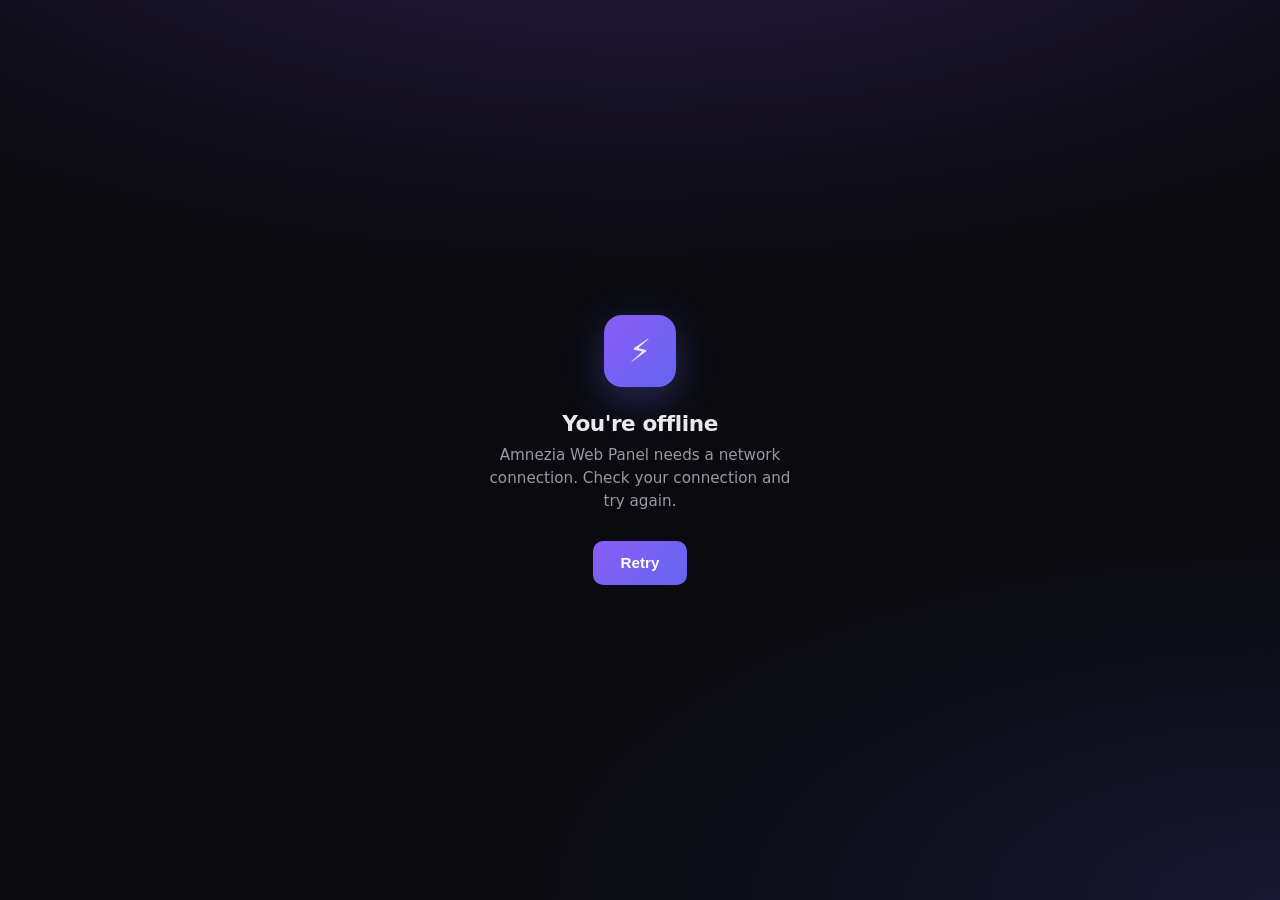
<file: static/offline.html>
<!DOCTYPE html>
<html lang="en">
<head>
  <meta charset="UTF-8">
  <meta name="viewport" content="width=device-width, initial-scale=1.0, viewport-fit=cover">
  <meta name="theme-color" content="#0a0a0f">
  <title>Offline — Amnezia Web Panel</title>
  <style>
    :root {
      --bg: #0a0a0f;
      --text: #e8e8ed;
      --muted: #9898a6;
      --grad-a: #8b5cf6;
      --grad-b: #6366f1;
    }
    * { box-sizing: border-box; margin: 0; padding: 0; }
    html, body {
      height: 100%;
      background: var(--bg);
      color: var(--text);
      font-family: system-ui, -apple-system, Segoe UI, sans-serif;
    }
    body {
      display: flex;
      align-items: center;
      justify-content: center;
      padding: max(24px, env(safe-area-inset-top)) max(24px, env(safe-area-inset-right))
               max(24px, env(safe-area-inset-bottom)) max(24px, env(safe-area-inset-left));
      background:
        radial-gradient(ellipse 80% 50% at 50% -20%, rgba(139, 92, 246, 0.25), transparent),
        radial-gradient(ellipse 60% 40% at 100% 100%, rgba(99, 102, 241, 0.15), transparent),
        var(--bg);
    }
    .card {
      text-align: center;
      max-width: 320px;
    }
    .icon {
      width: 72px;
      height: 72px;
      margin: 0 auto 24px;
      border-radius: 18px;
      background: linear-gradient(135deg, var(--grad-a), var(--grad-b));
      display: flex;
      align-items: center;
      justify-content: center;
      font-size: 2rem;
      box-shadow: 0 12px 40px rgba(99, 102, 241, 0.35);
    }
    h1 {
      font-size: 1.35rem;
      font-weight: 650;
      letter-spacing: -0.02em;
      margin-bottom: 8px;
    }
    p {
      color: var(--muted);
      font-size: 0.95rem;
      line-height: 1.5;
      margin-bottom: 28px;
    }
    button {
      appearance: none;
      border: none;
      cursor: pointer;
      min-height: 44px;
      padding: 12px 28px;
      border-radius: 10px;
      font-size: 0.95rem;
      font-weight: 600;
      color: #fff;
      background: linear-gradient(135deg, var(--grad-a), var(--grad-b));
      -webkit-tap-highlight-color: transparent;
      touch-action: manipulation;
    }
    button:active { opacity: 0.9; transform: scale(0.98); }
  </style>
</head>
<body>
  <div class="card">
    <div class="icon" aria-hidden="true">⚡</div>
    <h1>You're offline</h1>
    <p>Amnezia Web Panel needs a network connection. Check your connection and try again.</p>
    <button type="button" onclick="location.reload()">Retry</button>
  </div>
</body>
</html>
</file>
